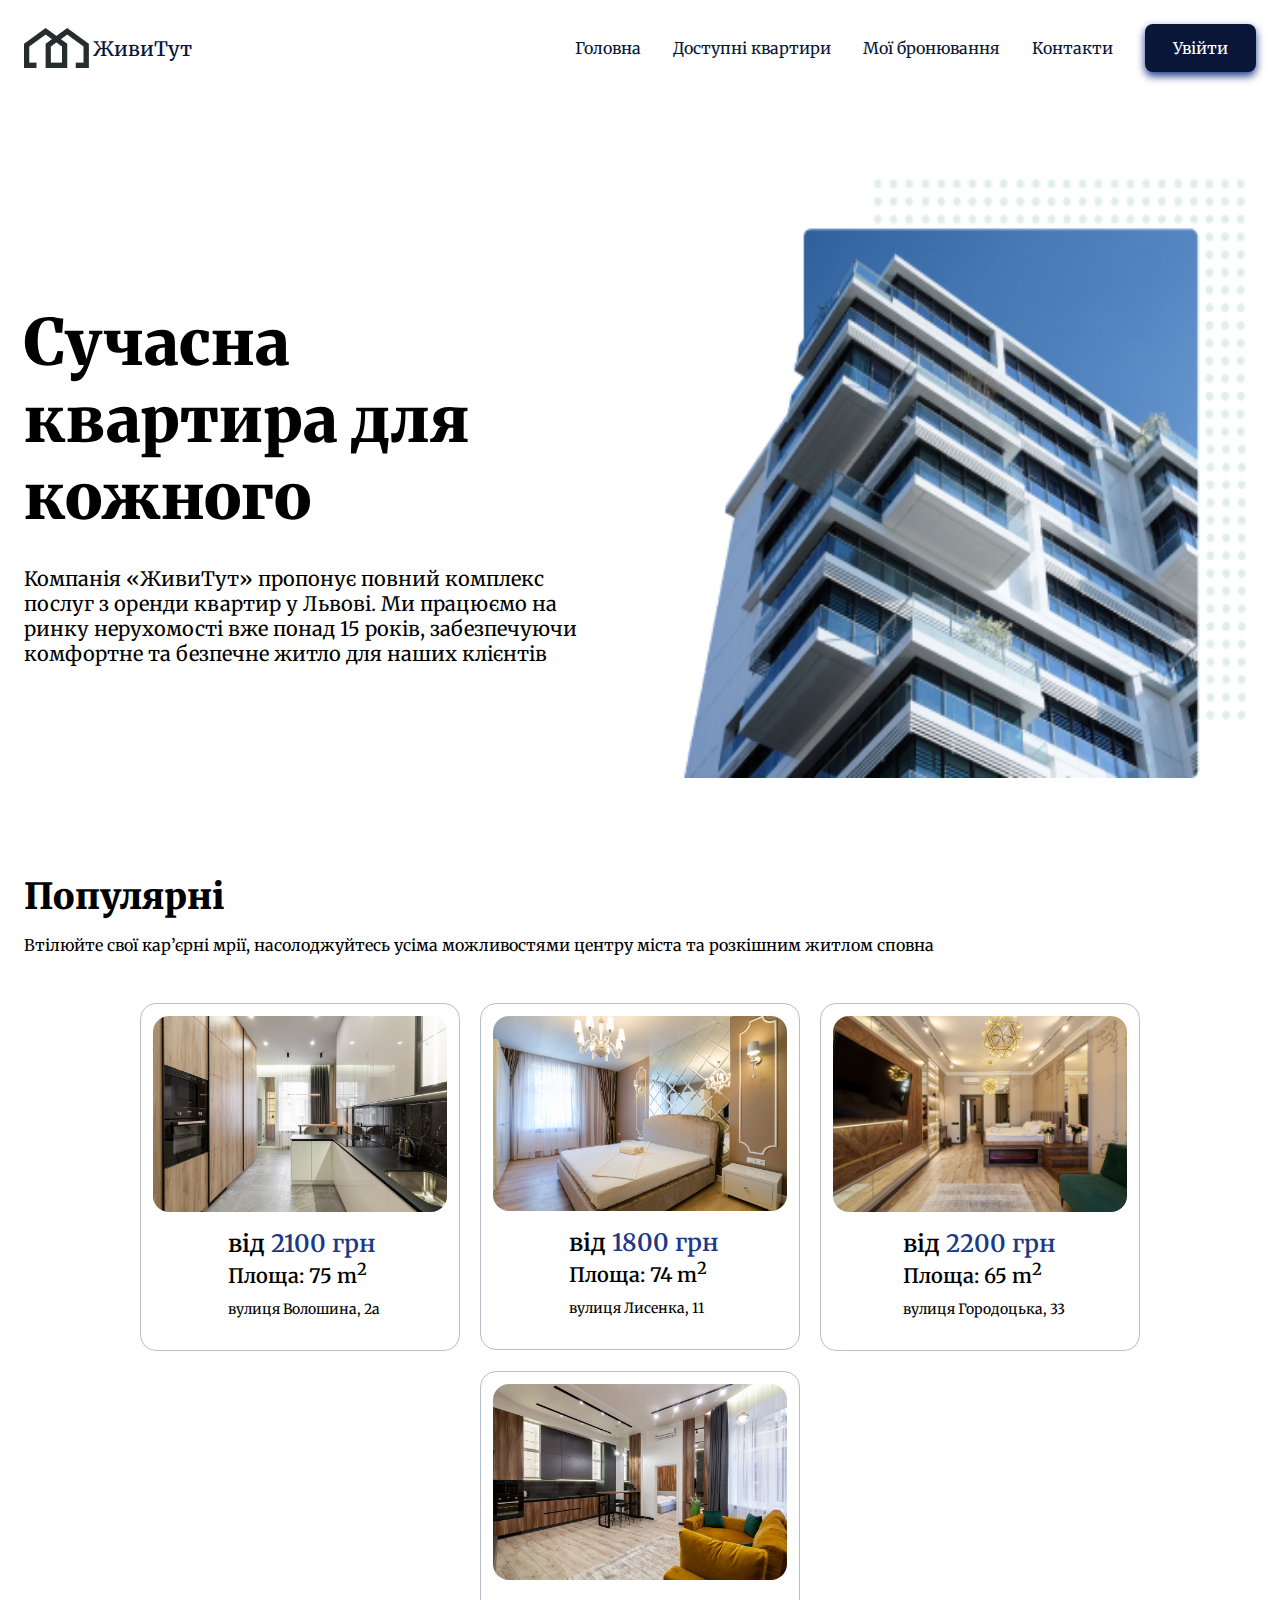
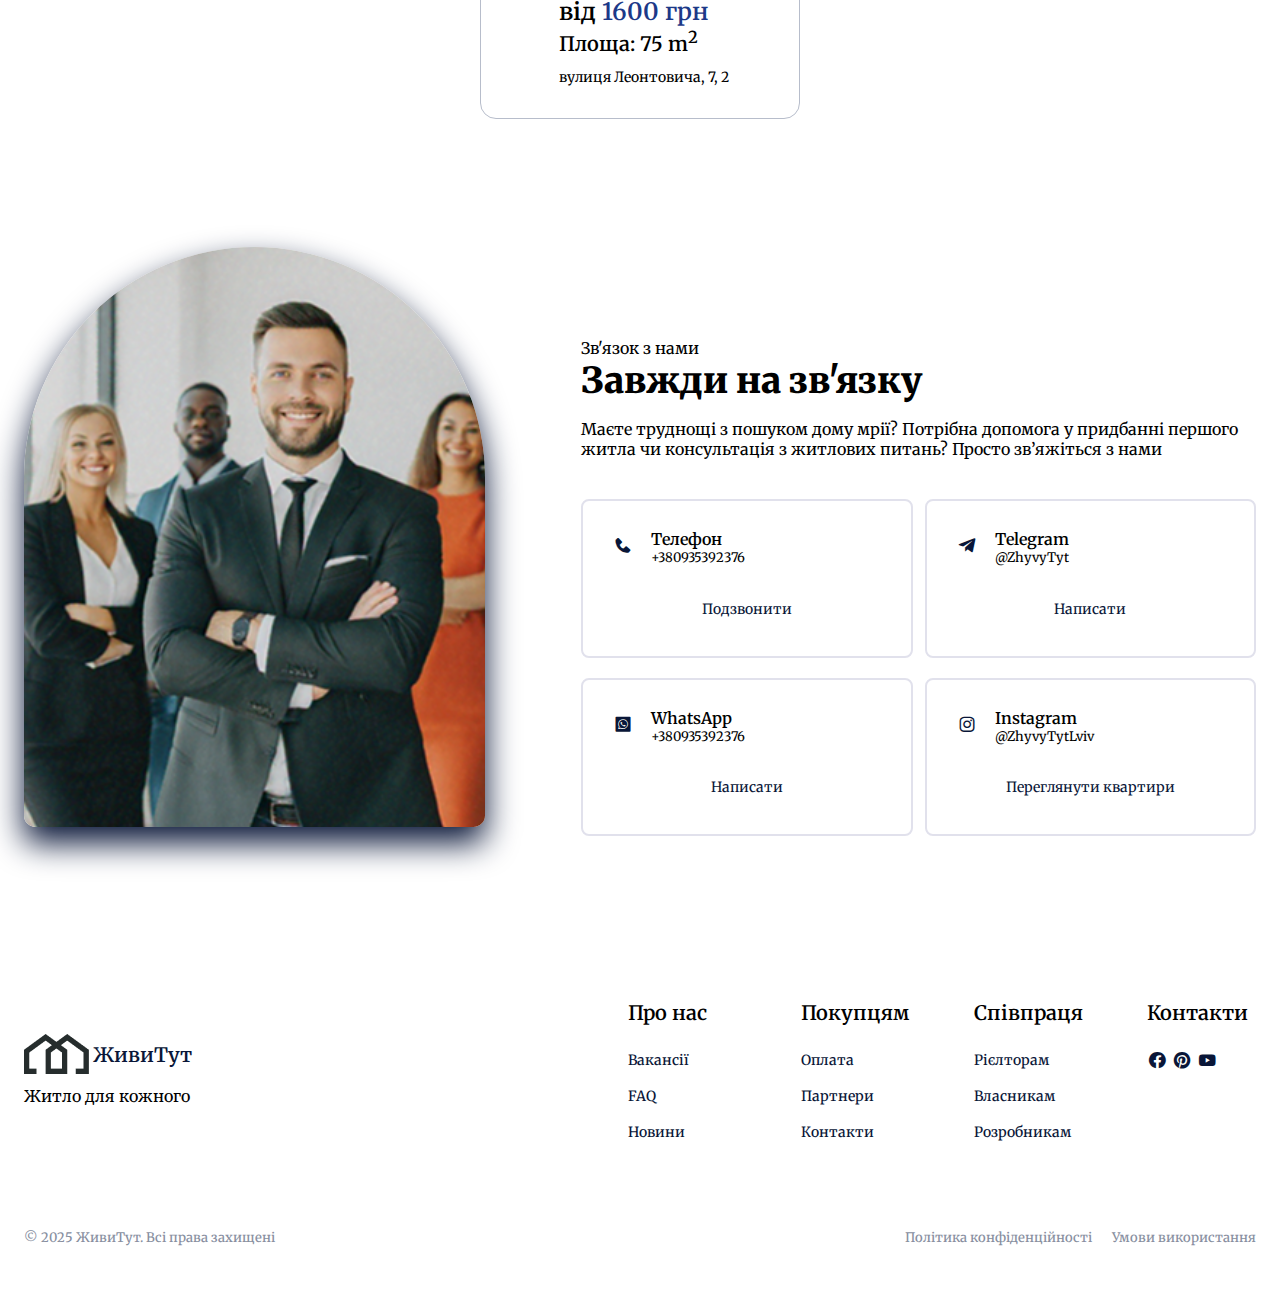
<file: index.html>
<!DOCTYPE html>
<html lang="ua">
<head>
    <meta charset="UTF-8">
    <meta name="viewport" content="width=device-width, initial-scale=1.0">
    <link rel="stylesheet" href="css/style.css">
    <link rel="icon"  href="images/Logo.png" type="images/x-icon">
    <link href='https://unpkg.com/boxicons@2.1.4/css/boxicons.min.css' rel='stylesheet'>
    <title>ЖивиТут</title>
</head>
<body>

    <header class="header" id="header">
        <nav class="nav container">
            <a href="index.html" class="nav__logo"><img src="images/Logo.png">ЖивиТут</a>
            <div class="nav__menu">
                <ul class="nav__list">
                    <li class="nav__item">
                        <a href="index.html" class="nav__link">
                            <i class='bx bx-home-alt-2' ></i>
                            <span>Головна</span>
                        </a>
                    </li>

                    <li class="nav__item">
                        <a href="available.html" class="nav__link">
                            <i class='bx bx-building-house' ></i>
                            <span>Доступні квартири</span>
                        </a>
                    </li>

                    <li class="nav__item">
                        <a href="booked.html" class="nav__link">
                            <i class='bx bx-bookmark'></i>
                            <span>Мої бронювання</span>
                        </a>
                    </li>

                    <li class="nav__item">
                        <a href="#contact" class="nav__link">
                            <i class='bx bx-phone' ></i>
                            <span>Контакти</span>
                        </a>
                    </li>
                </ul>
            </div>

            <a href="#" class="button nav__button">
                Увійти
            </a>
        </nav>
    </header>

    <main class="main">
        <section class="home section" id="home">
            <div class="home__container container grid">
                <div class="home__data">
                    <h1 class="home__title">
                        Сучасна квартира для кожного
                    </h1>
                    <p class="home__description">
                        Компанія «ЖивиТут» пропонує повний комплекс послуг з оренди квартир у Львові. Ми працюємо на ринку нерухомості вже понад 15 років, забезпечуючи комфортне та безпечне житло для наших клієнтів
                    </p>
                </div>
                <div class="home__image">
                    <img src="images/Home Image.png">
                </div>
            </div>
        </section>

        <section class="popular section" id="popular">
            <div class="container">
                <h2 class="section__title">Популярні</h2>
                <span class="section__subtitle">Втілюйте свої кар’єрні мрії, насолоджуйтесь усіма можливостями центру міста та розкішним житлом сповна</span>
                
                <div class="popular__container">
                    <a href="flat1.html" class="found__link">
                        <article class="popular__card">
                            <img src="images/flat1.jpg" class="popular__img">
                            <div class="popular__data">
                                <h2 class="popular__price">
                                    від <span>2100 грн</span>
                                </h2>
                                <h3 class="popular__title">
                                    Площа: 75 m<sup>2</sup>
                                </h3>
                                <p class="popular__description">
                                    вулиця Волошина, 2а
                                </p>
                            </div>
                        </article>
                    </a>

                    <a href="flat2.html" class="found__link">
                        <article class="popular__card">
                            <img src="images/flat2.jpg" class="popular__img">
                            <div class="popular__data">
                                <h2 class="popular__price">
                                    від <span>1800 грн</span>
                                </h2>
                                <h3 class="popular__title">
                                    Площа: 74 m<sup>2</sup>
                                </h3>
                                <p class="popular__description">
                                    вулиця Лисенка, 11
                                </p>
                            </div>
                        </article>
                    </a>

                    <a href="flat3.html" class="found__link">
                        <article class="popular__card">
                            <img src="images/flat3.jpg" class="popular__img">
                            <div class="popular__data">
                                <h2 class="popular__price">
                                    від <span>2200 грн</span>
                                </h2>
                                <h3 class="popular__title">
                                    Площа: 65 m<sup>2</sup>
                                </h3>
                                <p class="popular__description">
                                    вулиця Городоцька, 33
                                </p>
                            </div>
                        </article>
                    </a>

                    <a href="flat4.html" class="found__link">
                        <article class="popular__card">
                            <img src="images/flat4.jpg" class="popular__img">
                            <div class="popular__data">
                                <h2 class="popular__price">
                                    від <span>1600 грн</span>
                                </h2>
                                <h3 class="popular__title">
                                    Площа: 75 m<sup>2</sup>
                                </h3>
                                <p class="popular__description">
                                    вулиця Леонтовича, 7, 2
                                </p>
                            </div>
                        </article>
                    </a>
                </div>
            </div>
        </section>

        <section class="contact section" id="contact">
            <div class="contact__container container">
                <div class="contact__images">
                    <div class="contact__orbe">
                        <div class="contact__img">
                            <img src="images/team.png">
                        </div>
                    </div>    
                    <div class="contact__content">
                        <div class="contact__data">
                            <span class="section__subtitle">Зв'язок з нами</span>
                            <h2 class="section__title">
                                Завжди на зв'язку
                            </h2>
                            <p class="contact__description">
                                Маєте труднощі з пошуком дому мрії? Потрібна допомога у придбанні першого житла чи консультація з житлових питань? Просто зв’яжіться з нами
                            </p>
                        </div>
                        <div class="contact__card">
                            <div class="contact__card-box">
                                <div class="contact__card-info">
                                    <i class='bx bxs-phone' ></i>
                                    <div>
                                        <h3 class="contact__card-title">
                                            Телефон
                                        </h3>
                                        <p class="contact__card-description">
                                            +380935392376
                                        </p>
                                    </div>
                                </div>

                                <button class="button contact__card-button">
                                    Подзвонити
                                </button>
                            </div>
                            
                            <div class="contact__card-box">
                                <div class="contact__card-info">
                                    <i class='bx bxl-telegram' ></i>
                                    <div>
                                        <h3 class="contact__card-title">
                                            Telegram
                                        </h3>
                                        <p class="contact__card-description">
                                            @ZhyvyTyt
                                        </p>
                                    </div>
                                </div>

                                <button class="button contact__card-button">
                                    Написати
                                </button>
                            </div>

                            <div class="contact__card-box">
                                <div class="contact__card-info">
                                    <i class='bx bxl-whatsapp-square' ></i>
                                    <div>
                                        <h3 class="contact__card-title">
                                            WhatsApp
                                        </h3>
                                        <p class="contact__card-description">
                                            +380935392376
                                        </p>
                                    </div>
                                </div>

                                <button class="button contact__card-button">
                                    Написати
                                </button>
                            </div>

                            <div class="contact__card-box">
                                <div class="contact__card-info">
                                    <i class='bx bxl-instagram' ></i>
                                    <div>
                                        <h3 class="contact__card-title">
                                            Instagram
                                        </h3>
                                        <p class="contact__card-description">
                                            @ZhyvyTytLviv
                                        </p>
                                    </div>
                                </div>

                                <button class="button contact__card-button">
                                    Переглянути квартири
                                </button>
                            </div>
                        </div>
                    </div>
                </div>
            </div>
        </section>

    </main>

    <footer class="footer section">
        <div class="footer__container container grid">
            <div class="footer__head">
                <a href="index.html" class="footer__logo">
                    <img src="images/Logo.png">ЖивиТут
                </a>
                <p class="footer__description">
                    Житло для кожного
                </p>
            </div>

            <div class="footer__content">
                <div>
                    <h3 class="footer__title">
                        Про нас
                    </h3>

                    <ul class="footer__links">
                        <li>
                            <a href="info.html#vacancies" class="footer__link">Вакансії</a>
                        </li>
                        <li>
                            <a href="info.html#faq" class="footer__link">FAQ</a>
                        </li>
                        <li>
                            <a href="info.html#news" class="footer__link">Новини</a>
                        </li>
                    </ul>
                </div>

                <div>
                    <h3 class="footer__title">
                        Покупцям
                    </h3>

                    <ul class="footer__links">
                        <li>
                            <a href="info.html#payment" class="footer__link">Оплата</a>
                        </li>
                        <li>
                            <a href="info.html#partnership" class="footer__link">Партнери</a>
                        </li>
                        <li>
                            <a href="info.html#contacts" class="footer__link">Контакти</a>
                        </li>
                    </ul>
                </div>

                <div>
                    <h3 class="footer__title">
                        Співпраця
                    </h3>

                    <ul class="footer__links">
                        <li>
                            <a href="info.html#realtor" class="footer__link">Рієлторам</a>
                        </li>
                        <li>
                            <a href="info.html#owners" class="footer__link">Власникам</a>
                        </li>
                        <li>
                            <a href="info.html#developers" class="footer__link">Розробникам</a>
                        </li>
                    </ul>
                </div>

                <div>
                    <h3 class="footer__title">
                        Контакти
                    </h3>

                    <ul class="footer__socials">
                        <a href="https://www.facebook.com/" class="footer__social-link">
                            <i class='bx bxl-facebook-circle' ></i>
                        </a>
                        <a href="https://www.pinterest.com/" class="footer__social-link">
                            <i class='bx bxl-pinterest' ></i>
                        </a>
                        <a href="https://www.youtube.com/" class="footer__social-link">
                            <i class='bx bxl-youtube' ></i>
                        </a>
                    </ul>
                </div>
            </div>
        </div>

        <div class="footer__info container">
            <span class="footer__copy">
                &#169; 2025 ЖивиТут. Всі права захищені
            </span>

            <div class="footer__privacy">
                <a href="info.html#policy">Політика конфіденційності</a>
                <a href="info.html#terms">Умови використання</a>
            </div>
        </div>
    </footer>
</body>
</html>
</file>
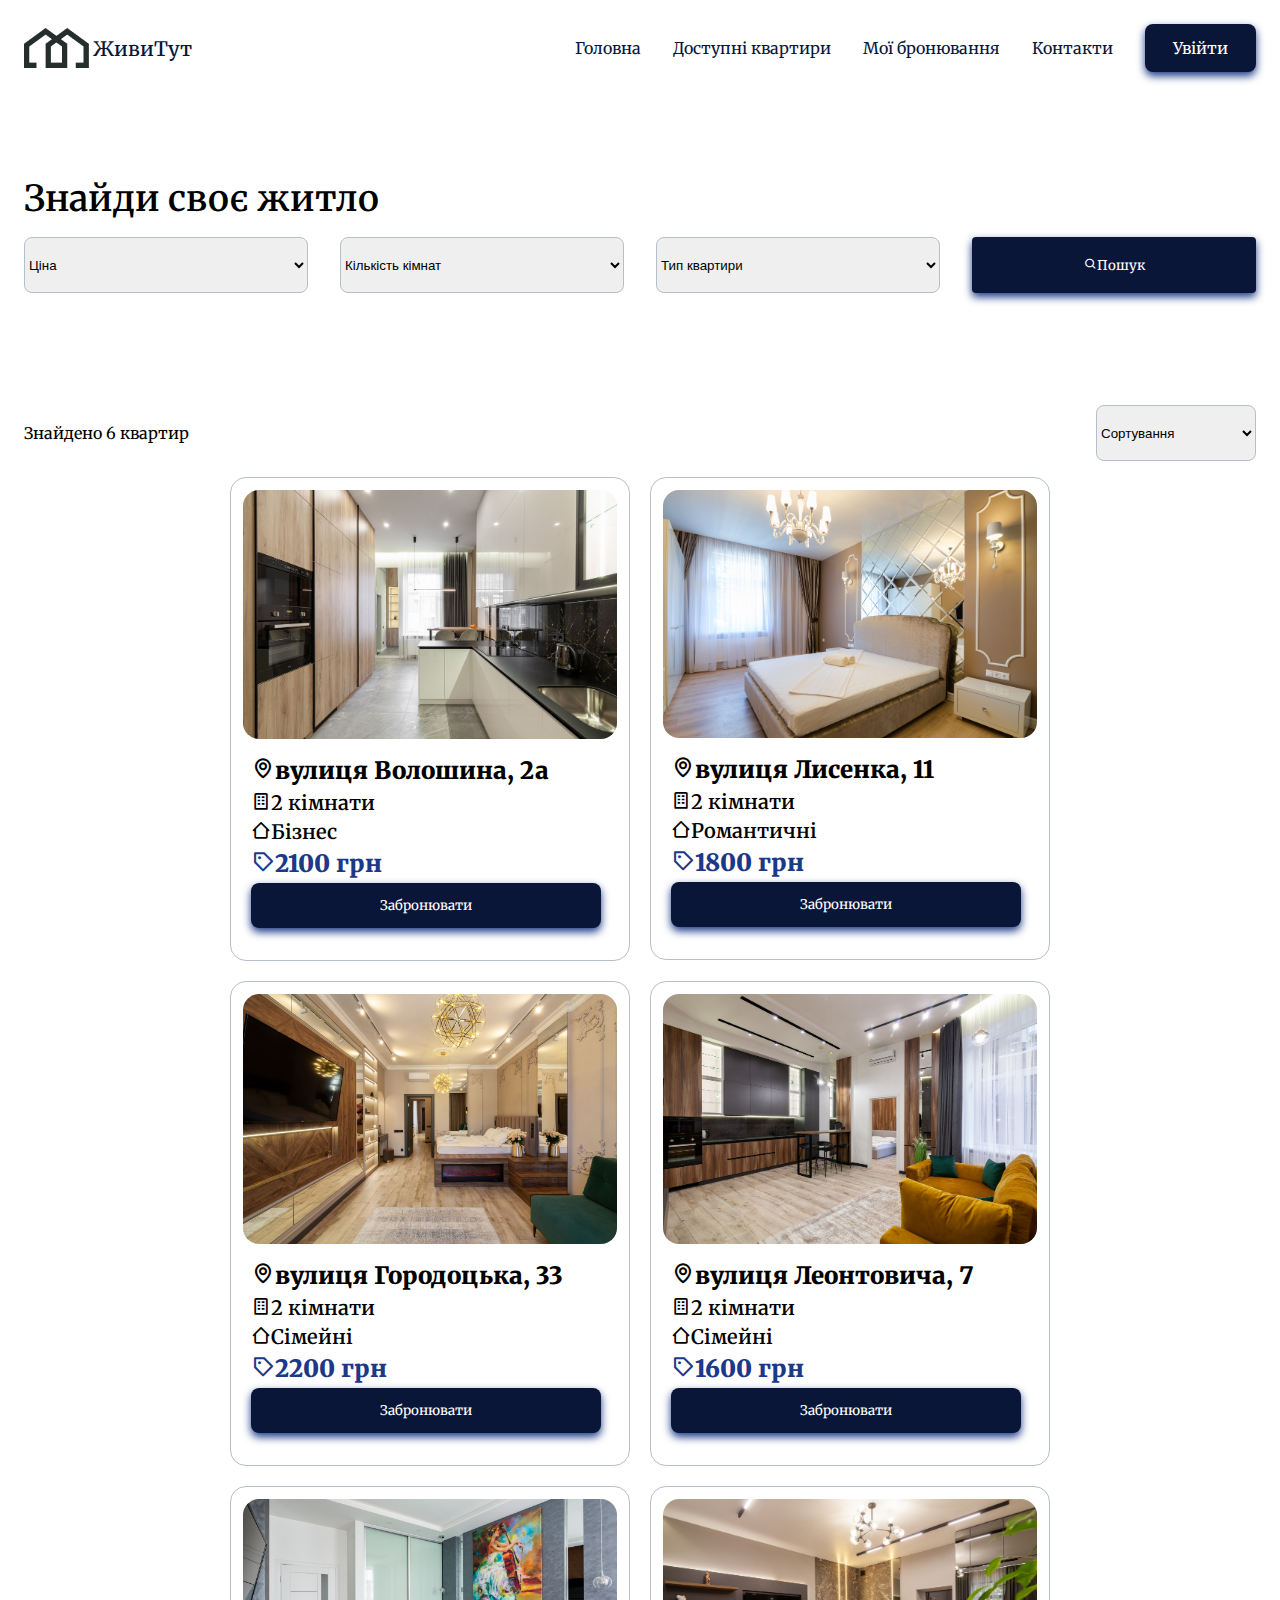
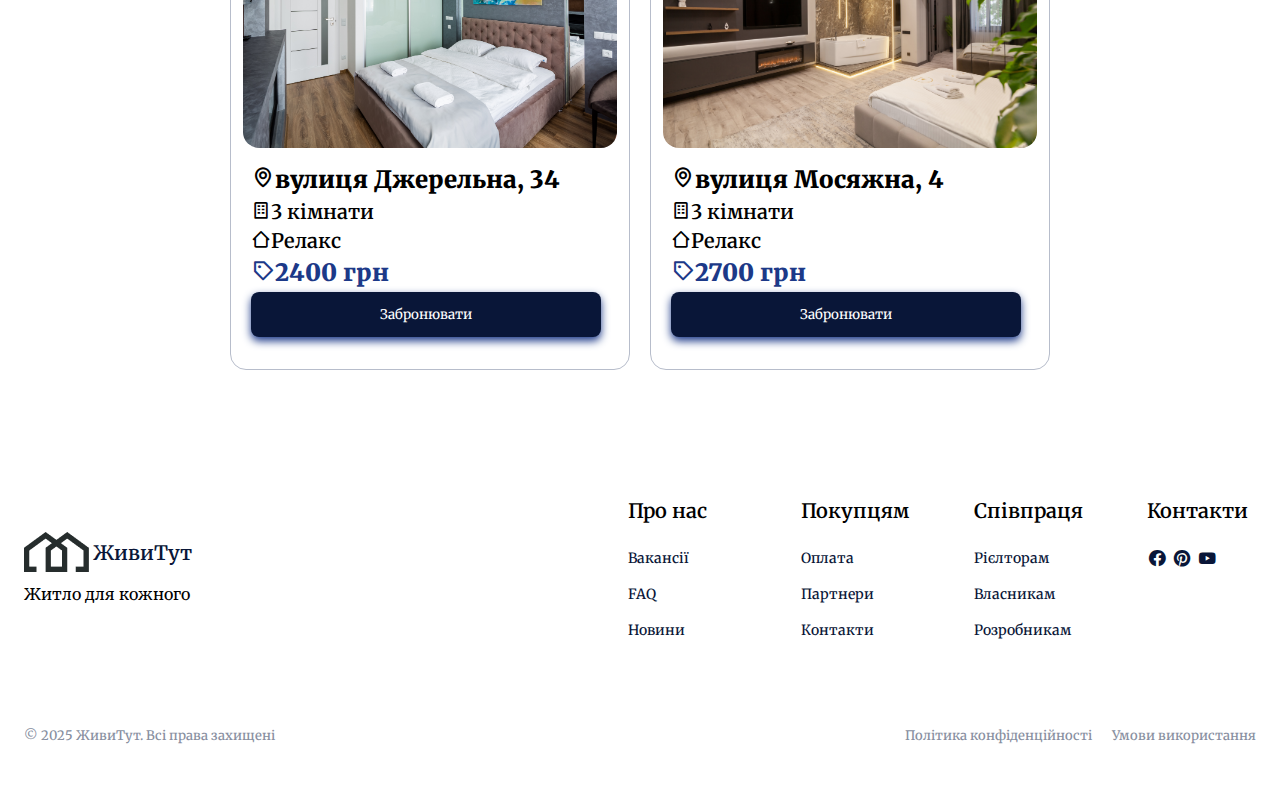
<file: available.html>
<!DOCTYPE html>
<html lang="ua">
<head>
    <meta charset="UTF-8">
    <meta name="viewport" content="width=device-width, initial-scale=1.0">
    <link rel="stylesheet" href="css/style.css">
    <link rel="icon"  href="images/Logo.png" type="images/x-icon">
    <link href='https://unpkg.com/boxicons@2.1.4/css/boxicons.min.css' rel='stylesheet'>
    <title>ЖивиТут</title>
</head>
<body>

    <header class="header" id="header">
        <nav class="nav container">
            <a href="index.html" class="nav__logo"><img src="images/Logo.png">ЖивиТут</a>
            <div class="nav__menu">
                <ul class="nav__list">
                    <li class="nav__item">
                        <a href="index.html" class="nav__link">
                            <i class='bx bx-home-alt-2' ></i>
                            <span>Головна</span>
                        </a>
                    </li>

                    <li class="nav__item">
                        <a href="available.html" class="nav__link">
                            <i class='bx bx-building-house' ></i>
                            <span>Доступні квартири</span>
                        </a>
                    </li>

                    <li class="nav__item">
                        <a href="booked.html" class="nav__link">
                            <i class='bx bx-bookmark'></i>
                            <span>Мої бронювання</span>
                        </a>
                    </li>

                    <li class="nav__item">
                        <a href="index.html#contact" class="nav__link">
                            <i class='bx bx-phone' ></i>
                            <span>Контакти</span>
                        </a>
                    </li>
                </ul>
            </div>

            <a href="#" class="button nav__button">
                Увійти
            </a>
        </nav>
    </header>

    <main class="main">
        <section class="search section" id="search">
            <div class="search__container container">
                <div class="search__title">
                    <h2>Знайди своє житло</h2>
                </div>
                <div class="select__container">
                    <select name="price" id="price" class="select">
                        <option value="">Ціна</option>
                        <option value="1">1000-2000</option>
                        <option value="2">2000-3000</option>
                        <option value="3">3000-4000</option>
                        <option value="4">4000-5000</option>
                    </select>
                    <select name="rooms" id="rooms" class="select">
                        <option value="">Кількість кімнат</option>
                        <option value="1">1</option>
                        <option value="2">2</option>
                        <option value="3">3</option>
                        <option value="4">4</option>
                    </select>
                    <select name="type" id="type" class="select">
                        <option value="">Тип квартири</option>
                        <option value="1">Сімейні</option>
                        <option value="2">Романтичні</option>
                        <option value="3">Бізнес</option>
                        <option value="4">Релакс</option>
                    </select>
                    <button class="button search__button">
                        <i class='bx bx-search' ></i>Пошук</button>
                </div>
            </div>
        </section>

        <section class="found section" id="found">
            <div class="results__container container">
                <div class="results__title">
                    <p>Знайдено 6 квартир</p>
                    <select name="sort" id="sort" class="select">
                        <option value="">Сортування</option>
                        <option value="1">За зростанням ціни</option>
                        <option value="2">За спаданням ціни</option>
                        <option value="3">За зростанням кімнат</option>
                        <option value="4">За спаданням кімнат</option>
                    </select>    
                </div>
                <div class="found__container">
                    <a href="flat1.html" class="found__link">
                        <article class="found__card">
                            <img src="images/flat1.jpg" class="found__img">
                            <div class="found__data">
                                <h2 class="found__title">
                                    <i class='bx bx-map' ></i>вулиця Волошина, 2а
                                </h2>
                                <h2 class="found__rooms">
                                    <i class='bx bx-building' ></i>2 кімнати
                                </h2>
                                <h2 class="found__type">
                                    <i class='bx bx-home-alt-2' ></i>Бізнес
                                </h2>
                                <h2 class="found__price">
                                    <i class='bx bx-purchase-tag' ></i>2100 грн
                                </h2>
                                <button class="button found__button">Забронювати</button>
                            </div>
                        </article>
                    </a>

                    <a href="flat2.html" class="found__link">
                        <article class="found__card">
                            <img src="images/flat2.jpg" class="found__img">
                            <div class="found__data">
                                <h2 class="found__title">
                                    <i class='bx bx-map' ></i>вулиця Лисенка, 11
                                </h2>
                                <h2 class="found__rooms">
                                    <i class='bx bx-building' ></i>2 кімнати
                                </h2>
                                <h2 class="found__type">
                                    <i class='bx bx-home-alt-2' ></i>Романтичні
                                </h2>
                                <h2 class="found__price">
                                    <i class='bx bx-purchase-tag' ></i>1800 грн
                                </h2>
                                <button class="button found__button">Забронювати</button>
                            </div>
                        </article>
                    </a>

                    <a href="flat3.html" class="found__link">
                        <article class="found__card">
                            <img src="images/flat3.jpg" class="found__img">
                            <div class="found__data">
                                <h2 class="found__title">
                                    <i class='bx bx-map' ></i>вулиця Городоцька, 33
                                </h2>
                                <h2 class="found__rooms">
                                    <i class='bx bx-building' ></i>2 кімнати
                                </h2>
                                <h2 class="found__type">
                                    <i class='bx bx-home-alt-2' ></i>Сімейні
                                </h2>
                                <h2 class="found__price">
                                    <i class='bx bx-purchase-tag' ></i>2200 грн
                                </h2>
                                <button class="button found__button">Забронювати</button>
                            </div>
                        </article>
                    </a>

                    <a href="flat4.html" class="found__link">
                        <article class="found__card">
                            <img src="images/flat4.jpg" class="found__img">
                            <div class="found__data">
                                <h2 class="found__title">
                                    <i class='bx bx-map' ></i>вулиця Леонтовича, 7
                                </h2>
                                <h2 class="found__rooms">
                                    <i class='bx bx-building' ></i>2 кімнати
                                </h2>
                                <h2 class="found__type">
                                    <i class='bx bx-home-alt-2' ></i>Сімейні
                                </h2>
                                <h2 class="found__price">
                                    <i class='bx bx-purchase-tag' ></i>1600 грн
                                </h2>
                                <button class="button found__button">Забронювати</button>
                            </div>
                        </article>
                    </a>

                    <a href="flat5.html" class="found__link">
                        <article class="found__card">
                            <img src="images/flat5.jpg" class="found__img">
                            <div class="found__data">
                                <h2 class="found__title">
                                    <i class='bx bx-map' ></i>вулиця Джерельна, 34
                                </h2>
                                <h2 class="found__rooms">
                                    <i class='bx bx-building' ></i>3 кімнати
                                </h2>
                                <h2 class="found__type">
                                    <i class='bx bx-home-alt-2' ></i>Релакс
                                </h2>
                                <h2 class="found__price">
                                    <i class='bx bx-purchase-tag' ></i>2400 грн
                                </h2>
                                <button class="button found__button">Забронювати</button>
                            </div>
                        </article>
                    </a>

                    <a href="flat6.html" class="found__link">
                        <article class="found__card">
                            <img src="images/flat6.jpg" class="found__img">
                            <div class="found__data">
                                <h2 class="found__title">
                                    <i class='bx bx-map' ></i>вулиця Мосяжна, 4
                                </h2>
                                <h2 class="found__rooms">
                                    <i class='bx bx-building' ></i>3 кімнати
                                </h2>
                                <h2 class="found__type">
                                    <i class='bx bx-home-alt-2' ></i>Релакс
                                </h2>
                                <h2 class="found__price">
                                    <i class='bx bx-purchase-tag' ></i>2700 грн
                                </h2>
                                <button class="button found__button">Забронювати</button>
                            </div>
                        </article>
                    </a>
                </div>
            </div>
        </section>
    </main>

    <footer class="footer section">
        <div class="footer__container container grid">
            <div class="footer__head">
                <a href="index.html" class="footer__logo">
                    <img src="images/Logo.png">ЖивиТут
                </a>
                <p class="footer__description">
                    Житло для кожного
                </p>
            </div>

            <div class="footer__content">
                <div>
                    <h3 class="footer__title">
                        Про нас
                    </h3>

                    <ul class="footer__links">
                        <li>
                            <a href="info.html#vacancies" class="footer__link">Вакансії</a>
                        </li>
                        <li>
                            <a href="info.html#faq" class="footer__link">FAQ</a>
                        </li>
                        <li>
                            <a href="info.html#news" class="footer__link">Новини</a>
                        </li>
                    </ul>
                </div>

                <div>
                    <h3 class="footer__title">
                        Покупцям
                    </h3>

                    <ul class="footer__links">
                        <li>
                            <a href="info.html#payment" class="footer__link">Оплата</a>
                        </li>
                        <li>
                            <a href="info.html#partnership" class="footer__link">Партнери</a>
                        </li>
                        <li>
                            <a href="info.html#contacts" class="footer__link">Контакти</a>
                        </li>
                    </ul>
                </div>

                <div>
                    <h3 class="footer__title">
                        Співпраця
                    </h3>

                    <ul class="footer__links">
                        <li>
                            <a href="info.html#realtor" class="footer__link">Рієлторам</a>
                        </li>
                        <li>
                            <a href="info.html#owners" class="footer__link">Власникам</a>
                        </li>
                        <li>
                            <a href="info.html#developers" class="footer__link">Розробникам</a>
                        </li>
                    </ul>
                </div>

                <div>
                    <h3 class="footer__title">
                        Контакти
                    </h3>

                    <ul class="footer__socials">
                        <a href="https://www.facebook.com/" class="footer__social-link">
                            <i class='bx bxl-facebook-circle' ></i>
                        </a>
                        <a href="https://www.pinterest.com/" class="footer__social-link">
                            <i class='bx bxl-pinterest' ></i>
                        </a>
                        <a href="https://www.youtube.com/" class="footer__social-link">
                            <i class='bx bxl-youtube' ></i>
                        </a>
                    </ul>
                </div>
            </div>
        </div>

        <div class="footer__info container">
            <span class="footer__copy">
                &#169; 2025 ЖивиТут. Всі права захищені
            </span>

            <div class="footer__privacy">
                <a href="info.html#policy">Політика конфіденційності</a>
                <a href="info.html#terms">Умови використання</a>
            </div>
        </div>
    </footer>
</body>
</html>
</file>
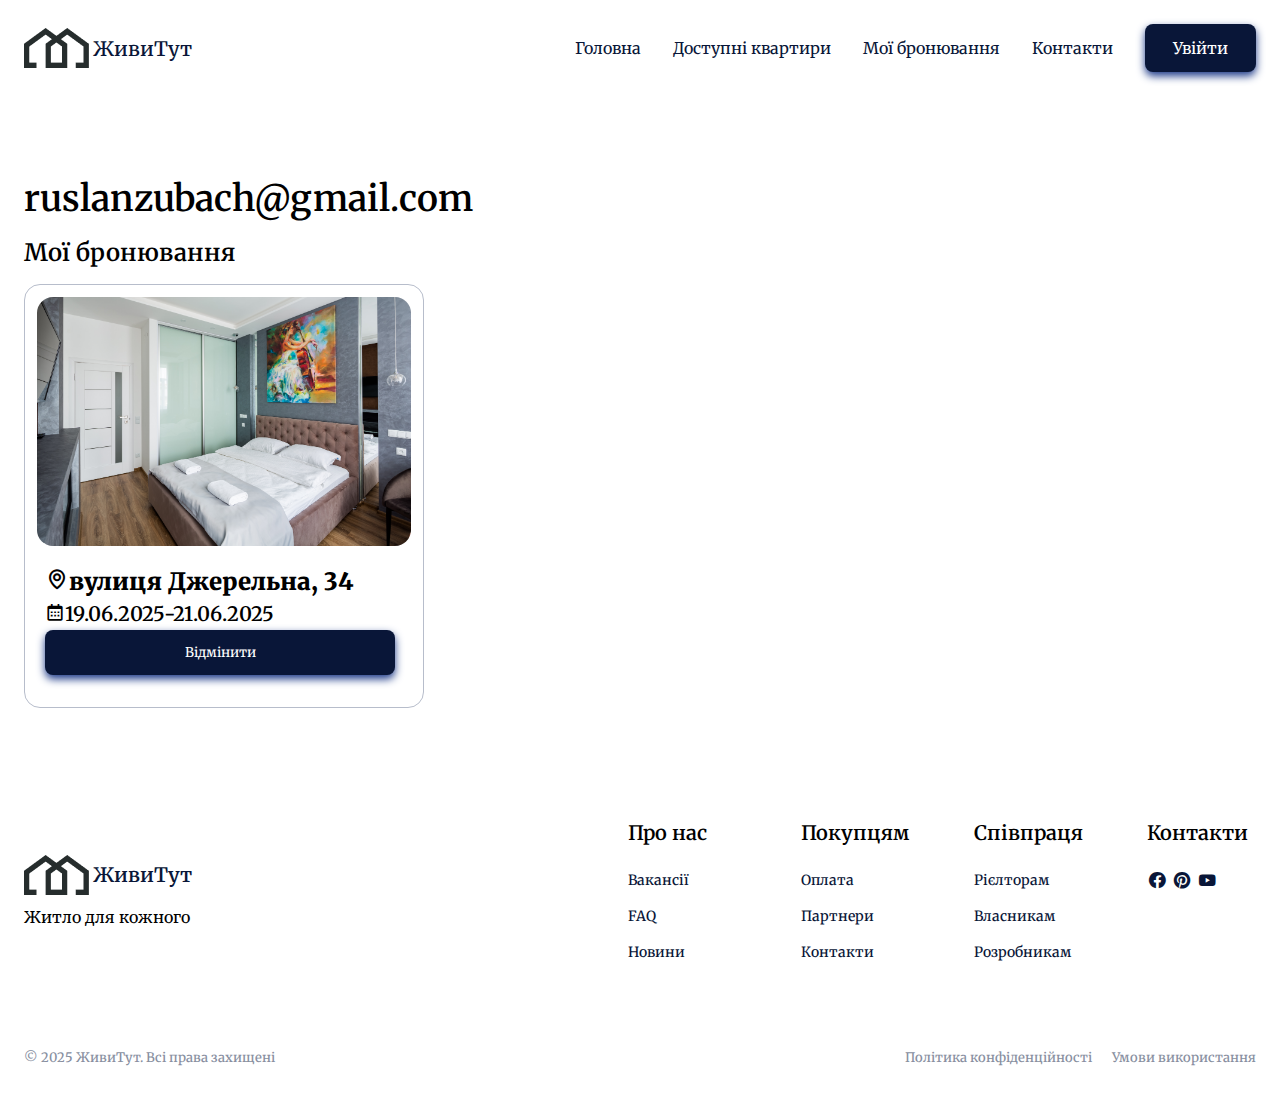
<file: booked.html>
<!DOCTYPE html>
<html lang="ua">
<head>
    <meta charset="UTF-8">
    <meta name="viewport" content="width=device-width, initial-scale=1.0">
    <link rel="stylesheet" href="css/style.css">
    <link rel="icon"  href="images/Logo.png" type="images/x-icon">
    <link href='https://unpkg.com/boxicons@2.1.4/css/boxicons.min.css' rel='stylesheet'>
    <title>ЖивиТут</title>
</head>
<body>

    <header class="header" id="header">
        <nav class="nav container">
            <a href="index.html" class="nav__logo"><img src="images/Logo.png">ЖивиТут</a>
            <div class="nav__menu">
                <ul class="nav__list">
                    <li class="nav__item">
                        <a href="index.html" class="nav__link">
                            <i class='bx bx-home-alt-2' ></i>
                            <span>Головна</span>
                        </a>
                    </li>

                    <li class="nav__item">
                        <a href="available.html" class="nav__link">
                            <i class='bx bx-building-house' ></i>
                            <span>Доступні квартири</span>
                        </a>
                    </li>

                    <li class="nav__item">
                        <a href="booked.html" class="nav__link">
                            <i class='bx bx-bookmark'></i>
                            <span>Мої бронювання</span>
                        </a>
                    </li>

                    <li class="nav__item">
                        <a href="index.html#contact" class="nav__link">
                            <i class='bx bx-phone' ></i>
                            <span>Контакти</span>
                        </a>
                    </li>
                </ul>
            </div>

            <a href="#" class="button nav__button">
                Увійти
            </a>
        </nav>
    </header>

    <main class="main">
        <section class="booked section" id="booked">
           <div class="booked__container container">
                <div class="booked__info">
                    <h1 class="user__email">ruslanzubach@gmail.com</h1>
                    <h2 class="booked__title">Мої бронювання</h2>
                </div>
                <div class="booked__apartments">
                <div class="booked__card">
                    <a href="flat5.html" class="booked__link">
                        <img src="images/flat5.jpg" class="booked__img">
                        <div class="booked__data">
                            <h2 class="booked__location">
                                <i class='bx bx-map' ></i>вулиця Джерельна, 34
                            </h2>
                            <h2 class="booked__date">
                                <i class='bx bx-calendar' ></i>19.06.2025-21.06.2025
                            </h2>
                            <button class="button cancel__button">Відмінити</button>
                        </div>
                    </a>
                </div>
           </div>
        </section>
    </main>

    <footer class="footer section">
        <div class="footer__container container grid">
            <div class="footer__head">
                <a href="index.html" class="footer__logo">
                    <img src="images/Logo.png">ЖивиТут
                </a>
                <p class="footer__description">
                    Житло для кожного
                </p>
            </div>

            <div class="footer__content">
                <div>
                    <h3 class="footer__title">
                        Про нас
                    </h3>

                    <ul class="footer__links">
                        <li>
                            <a href="info.html#vacancies" class="footer__link">Вакансії</a>
                        </li>
                        <li>
                            <a href="info.html#faq" class="footer__link">FAQ</a>
                        </li>
                        <li>
                            <a href="info.html#news" class="footer__link">Новини</a>
                        </li>
                    </ul>
                </div>

                <div>
                    <h3 class="footer__title">
                        Покупцям
                    </h3>

                    <ul class="footer__links">
                        <li>
                            <a href="info.html#payment" class="footer__link">Оплата</a>
                        </li>
                        <li>
                            <a href="info.html#partnership" class="footer__link">Партнери</a>
                        </li>
                        <li>
                            <a href="info.html#contacts" class="footer__link">Контакти</a>
                        </li>
                    </ul>
                </div>

                <div>
                    <h3 class="footer__title">
                        Співпраця
                    </h3>

                    <ul class="footer__links">
                        <li>
                            <a href="info.html#realtor" class="footer__link">Рієлторам</a>
                        </li>
                        <li>
                            <a href="info.html#owners" class="footer__link">Власникам</a>
                        </li>
                        <li>
                            <a href="info.html#developers" class="footer__link">Розробникам</a>
                        </li>
                    </ul>
                </div>

                <div>
                    <h3 class="footer__title">
                        Контакти
                    </h3>

                    <ul class="footer__socials">
                        <a href="https://www.facebook.com/" class="footer__social-link">
                            <i class='bx bxl-facebook-circle' ></i>
                        </a>
                        <a href="https://www.pinterest.com/" class="footer__social-link">
                            <i class='bx bxl-pinterest' ></i>
                        </a>
                        <a href="https://www.youtube.com/" class="footer__social-link">
                            <i class='bx bxl-youtube' ></i>
                        </a>
                    </ul>
                </div>
            </div>
        </div>

        <div class="footer__info container">
            <span class="footer__copy">
                &#169; 2025 ЖивиТут. Всі права захищені
            </span>

            <div class="footer__privacy">
                <a href="info.html#policy">Політика конфіденційності</a>
                <a href="info.html#terms">Умови використання</a>
            </div>
        </div>
    </footer>
</body>
</html>
</file>
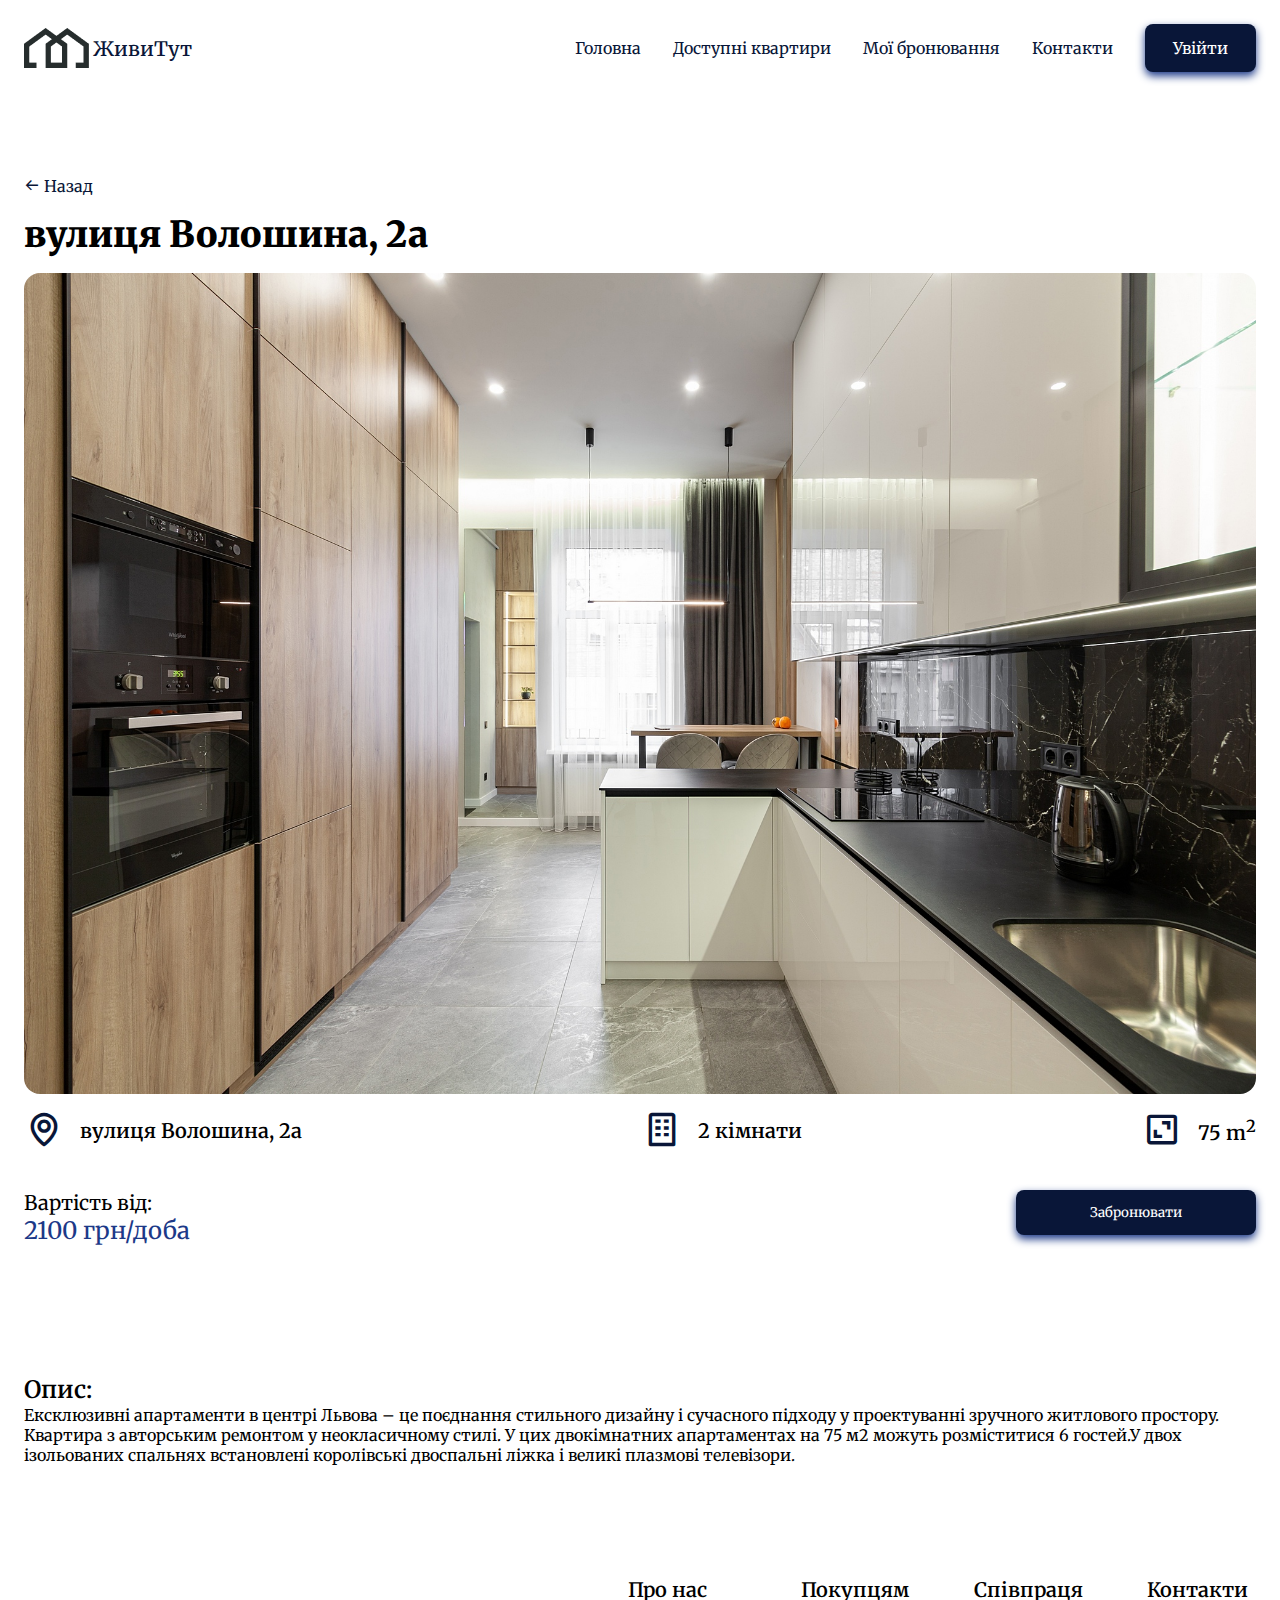
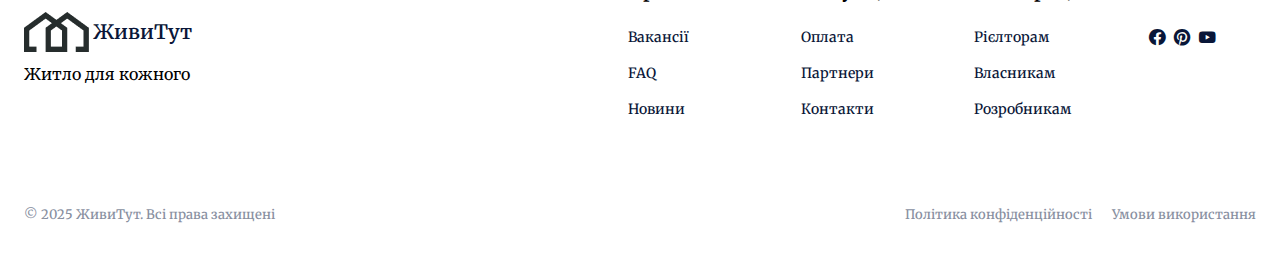
<file: flat1.html>
<!DOCTYPE html>
<html lang="ua">
<head>
    <meta charset="UTF-8">
    <meta name="viewport" content="width=device-width, initial-scale=1.0">
    <link rel="stylesheet" href="css/style.css">
    <link rel="icon"  href="images/Logo.png" type="images/x-icon">
    <link href='https://unpkg.com/boxicons@2.1.4/css/boxicons.min.css' rel='stylesheet'>
    <title>ЖивиТут</title>
</head>
<body>

    <header class="header" id="header">
        <nav class="nav container">
            <a href="index.html" class="nav__logo"><img src="images/Logo.png">ЖивиТут</a>
            <div class="nav__menu">
                <ul class="nav__list">
                    <li class="nav__item">
                        <a href="index.html" class="nav__link">
                            <i class='bx bx-home-alt-2' ></i>
                            <span>Головна</span>
                        </a>
                    </li>

                    <li class="nav__item">
                        <a href="available.html" class="nav__link">
                            <i class='bx bx-building-house' ></i>
                            <span>Доступні квартири</span>
                        </a>
                    </li>

                    <li class="nav__item">
                        <a href="booked.html" class="nav__link">
                            <i class='bx bx-bookmark'></i>
                            <span>Мої бронювання</span>
                        </a>
                    </li>

                    <li class="nav__item">
                        <a href="index.html#contact" class="nav__link">
                            <i class='bx bx-phone' ></i>
                            <span>Контакти</span>
                        </a>
                    </li>
                </ul>
            </div>

            <a href="#" class="button nav__button">
                Увійти
            </a>
        </nav>
    </header>

    <main class="main">
        <section class="general section" id="general">
           <div class="general__container container">
                <div class="back__container">
                    <a href="available.html" class="back__link">
                        <i class='bx bx-arrow-back' ></i>
                        <span>Назад</span>
                    </a>
                </div>
                <div class="title__conatiner">
                    <h1 class="general__title">вулиця Волошина, 2а</h1>
                </div>
                <div class="image__container">
                    <img src="images/flat1.jpg" alt="flat" class="general__image">
                </div>
                <div class="info__container">
                    <div class="info__item">
                        <i class='bx bx-map' ></i>
                        <span>вулиця Волошина, 2а</span>
                    </div>
                    <div class="info__item">
                        <i class='bx bx-building' ></i>
                        <span>2 кімнати</span>
                    </div>
                    <div class="info__item">
                        <i class='bx bx-area' ></i>
                        <span>75 m<sup>2</sup></span>
                    </div>
                </div>
                <div class="rent__container">
                    <div class="rent__price">
                        <p class="rent__price-title">Вартість від:</p>
                        <span class="rent__price-value">2100 грн/доба</span>
                    </div>
                    <div class="rent__button-container">
                        <button class="button rent__button">Забронювати</button>
                    </div>    
                </div>
           </div>
        </section>

        <section class="description section" id="description">
            <div class="description__container container">
                <div class="description__title">
                    <h2 class="description__title-text">Опис:</h2>
                </div>
                <div class="description__text">
                    <p class="description__text-item">Ексклюзивні апартаменти в центрі Львова – це поєднання стильного дизайну і сучасного підходу у проектуванні зручного житлового простору. Квартира з авторським ремонтом у неокласичному стилі. У цих двокімнатних апартаментах на 75 м2 можуть розміститися 6 гостей.У двох ізольованих спальнях встановлені королівські двоспальні ліжка і великі плазмові телевізори.</p>
                </div>
            </div>
        </section>
    </main>

    <footer class="footer section">
        <div class="footer__container container grid">
            <div class="footer__head">
                <a href="index.html" class="footer__logo">
                    <img src="images/Logo.png">ЖивиТут
                </a>
                <p class="footer__description">
                    Житло для кожного
                </p>
            </div>

            <div class="footer__content">
                <div>
                    <h3 class="footer__title">
                        Про нас
                    </h3>

                    <ul class="footer__links">
                        <li>
                            <a href="info.html#vacancies" class="footer__link">Вакансії</a>
                        </li>
                        <li>
                            <a href="info.html#faq" class="footer__link">FAQ</a>
                        </li>
                        <li>
                            <a href="info.html#news" class="footer__link">Новини</a>
                        </li>
                    </ul>
                </div>

                <div>
                    <h3 class="footer__title">
                        Покупцям
                    </h3>

                    <ul class="footer__links">
                        <li>
                            <a href="info.html#payment" class="footer__link">Оплата</a>
                        </li>
                        <li>
                            <a href="info.html#partnership" class="footer__link">Партнери</a>
                        </li>
                        <li>
                            <a href="info.html#contacts" class="footer__link">Контакти</a>
                        </li>
                    </ul>
                </div>

                <div>
                    <h3 class="footer__title">
                        Співпраця
                    </h3>

                    <ul class="footer__links">
                        <li>
                            <a href="info.html#realtor" class="footer__link">Рієлторам</a>
                        </li>
                        <li>
                            <a href="info.html#owners" class="footer__link">Власникам</a>
                        </li>
                        <li>
                            <a href="info.html#developers" class="footer__link">Розробникам</a>
                        </li>
                    </ul>
                </div>

                <div>
                    <h3 class="footer__title">
                        Контакти
                    </h3>

                    <ul class="footer__socials">
                        <a href="https://www.facebook.com/" class="footer__social-link">
                            <i class='bx bxl-facebook-circle' ></i>
                        </a>
                        <a href="https://www.pinterest.com/" class="footer__social-link">
                            <i class='bx bxl-pinterest' ></i>
                        </a>
                        <a href="https://www.youtube.com/" class="footer__social-link">
                            <i class='bx bxl-youtube' ></i>
                        </a>
                    </ul>
                </div>
            </div>
        </div>

        <div class="footer__info container">
            <span class="footer__copy">
                &#169; 2025 ЖивиТут. Всі права захищені
            </span>

            <div class="footer__privacy">
                <a href="info.html#policy">Політика конфіденційності</a>
                <a href="info.html#terms">Умови використання</a>
            </div>
        </div>
    </footer>
</body>
</html>
</file>
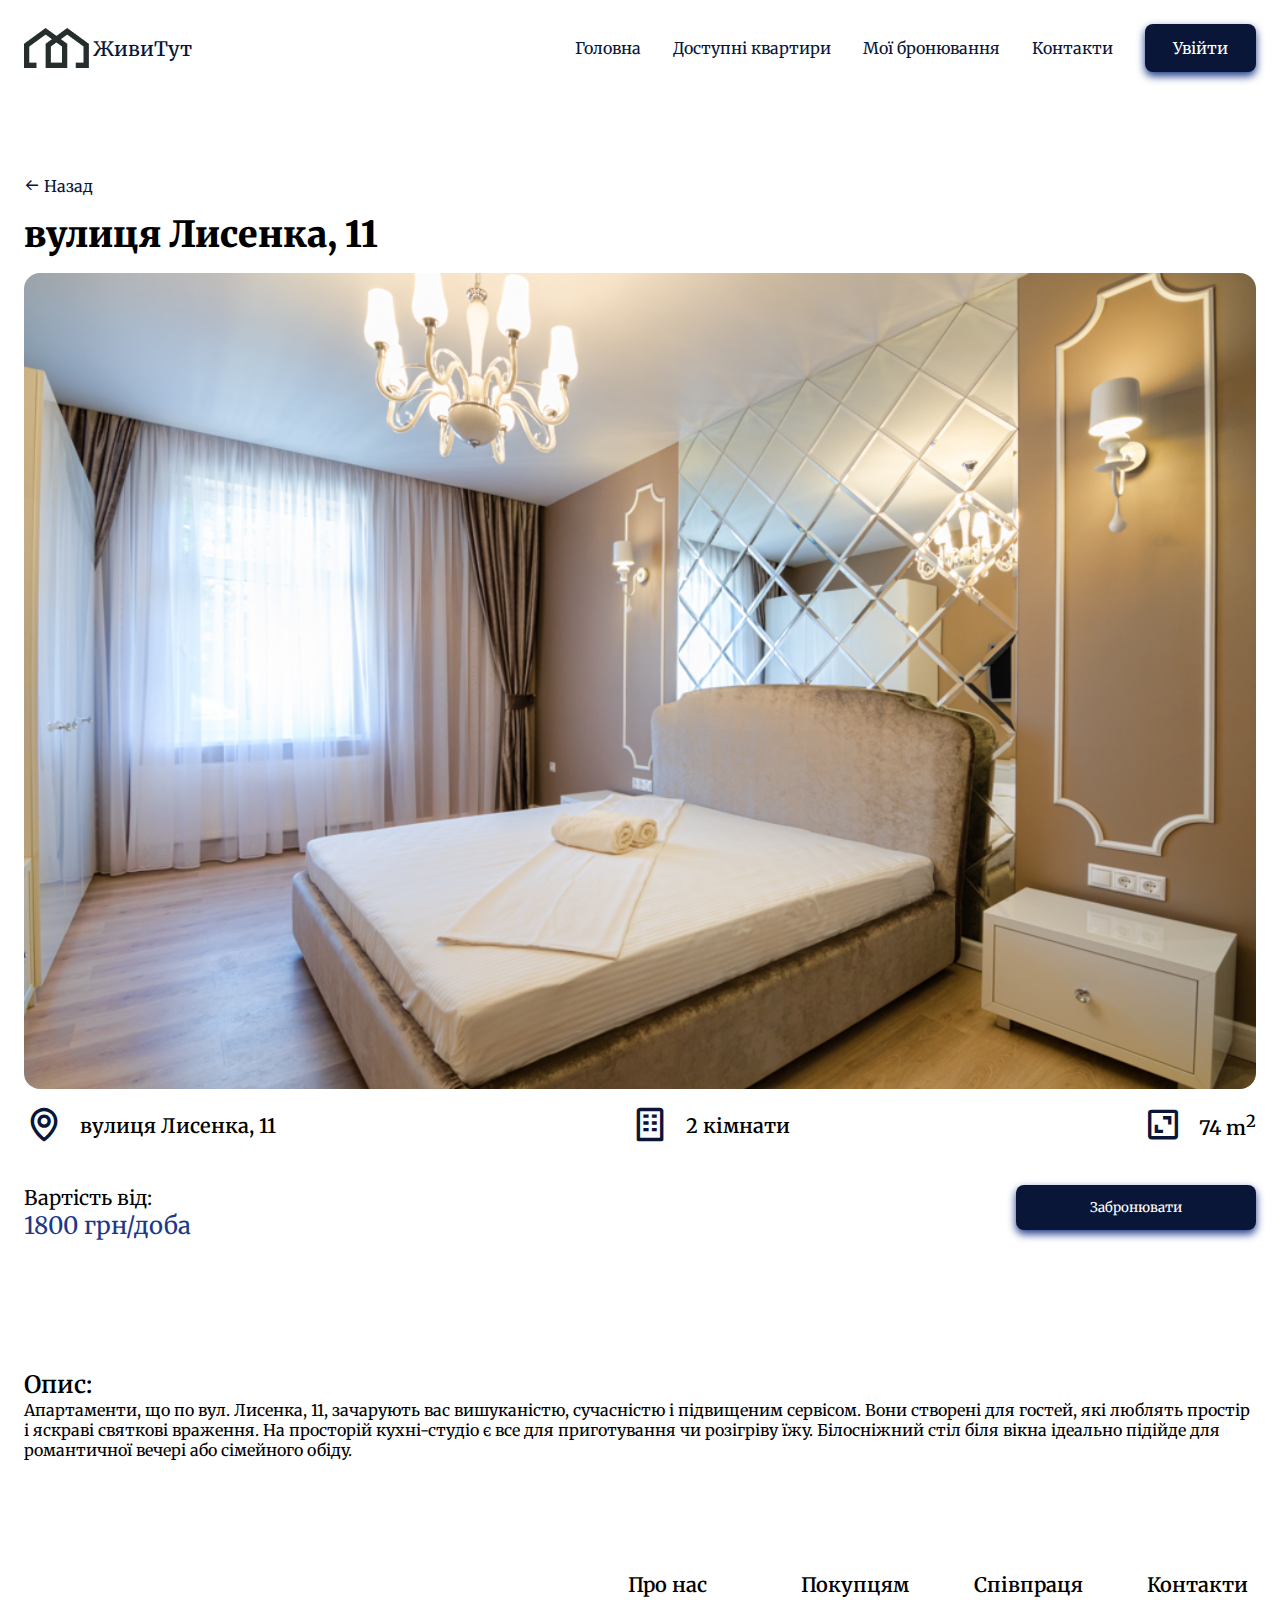
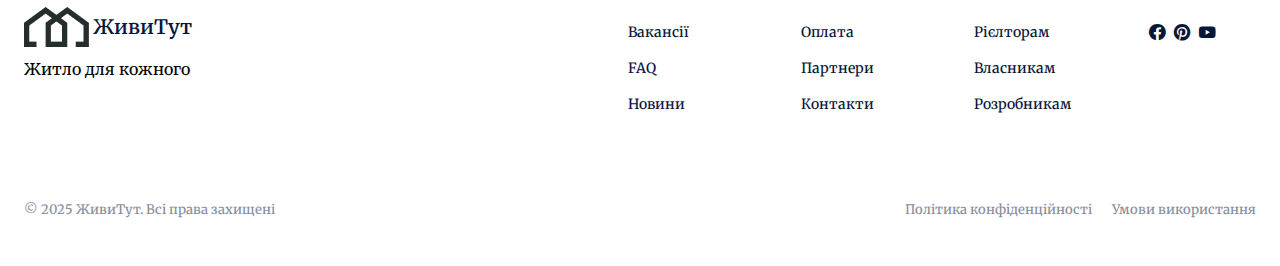
<file: flat2.html>
<!DOCTYPE html>
<html lang="ua">
<head>
    <meta charset="UTF-8">
    <meta name="viewport" content="width=device-width, initial-scale=1.0">
    <link rel="stylesheet" href="css/style.css">
    <link rel="icon"  href="images/Logo.png" type="images/x-icon">
    <link href='https://unpkg.com/boxicons@2.1.4/css/boxicons.min.css' rel='stylesheet'>
    <title>ЖивиТут</title>
</head>
<body>

    <header class="header" id="header">
        <nav class="nav container">
            <a href="index.html" class="nav__logo"><img src="images/Logo.png">ЖивиТут</a>
            <div class="nav__menu">
                <ul class="nav__list">
                    <li class="nav__item">
                        <a href="index.html" class="nav__link">
                            <i class='bx bx-home-alt-2' ></i>
                            <span>Головна</span>
                        </a>
                    </li>

                    <li class="nav__item">
                        <a href="available.html" class="nav__link">
                            <i class='bx bx-building-house' ></i>
                            <span>Доступні квартири</span>
                        </a>
                    </li>

                    <li class="nav__item">
                        <a href="#booked" class="nav__link">
                            <i class='bx bx-bookmark'></i>
                            <span>Мої бронювання</span>
                        </a>
                    </li>

                    <li class="nav__item">
                        <a href="index.html#contact" class="nav__link">
                            <i class='bx bx-phone' ></i>
                            <span>Контакти</span>
                        </a>
                    </li>
                </ul>
            </div>

            <a href="#" class="button nav__button">
                Увійти
            </a>
        </nav>
    </header>

    <main class="main">
        <section class="general section" id="general">
           <div class="general__container container">
                <div class="back__container">
                    <a href="available.html" class="back__link">
                        <i class='bx bx-arrow-back' ></i>
                        <span>Назад</span>
                    </a>
                </div>
                <div class="title__conatiner">
                    <h1 class="general__title">вулиця Лисенка, 11</h1>
                </div>
                <div class="image__container">
                    <img src="images/flat2.jpg" alt="flat" class="general__image">
                </div>
                <div class="info__container">
                    <div class="info__item">
                        <i class='bx bx-map' ></i>
                        <span>вулиця Лисенка, 11</span>
                    </div>
                    <div class="info__item">
                        <i class='bx bx-building' ></i>
                        <span>2 кімнати</span>
                    </div>
                    <div class="info__item">
                        <i class='bx bx-area' ></i>
                        <span>74 m<sup>2</sup></span>
                    </div>
                </div>
                <div class="rent__container">
                    <div class="rent__price">
                        <p class="rent__price-title">Вартість від:</p>
                        <span class="rent__price-value">1800 грн/доба</span>
                    </div>
                    <div class="rent__button-container">
                        <button class="button rent__button">Забронювати</button>
                    </div>    
                </div>
           </div>
        </section>

        <section class="description section" id="description">
            <div class="description__container container">
                <div class="description__title">
                    <h2 class="description__title-text">Опис:</h2>
                </div>
                <div class="description__text">
                    <p class="description__text-item">Апартаменти, що по вул. Лисенка, 11, зачарують вас вишуканістю, сучасністю і підвищеним сервісом. Вони створені для гостей, які люблять простір і яскраві святкові враження. На просторій кухні-студіо є все для приготування чи розігріву їжу. Білосніжний стіл біля вікна ідеально підійде для романтичної вечері або сімейного обіду.</p>
                </div>
            </div>
        </section>
    </main>

    <footer class="footer section">
        <div class="footer__container container grid">
            <div class="footer__head">
                <a href="#" class="footer__logo">
                    <img src="images/Logo.png">ЖивиТут
                </a>
                <p class="footer__description">
                    Житло для кожного
                </p>
            </div>

            <div class="footer__content">
                <div>
                    <h3 class="footer__title">
                        Про нас
                    </h3>

                    <ul class="footer__links">
                        <li>
                            <a href="#" class="footer__link">Вакансії</a>
                        </li>
                        <li>
                            <a href="#" class="footer__link">FAQ</a>
                        </li>
                        <li>
                            <a href="#" class="footer__link">Новини</a>
                        </li>
                    </ul>
                </div>

                <div>
                    <h3 class="footer__title">
                        Покупцям
                    </h3>

                    <ul class="footer__links">
                        <li>
                            <a href="#" class="footer__link">Оплата</a>
                        </li>
                        <li>
                            <a href="#" class="footer__link">Партнери</a>
                        </li>
                        <li>
                            <a href="#" class="footer__link">Контакти</a>
                        </li>
                    </ul>
                </div>

                <div>
                    <h3 class="footer__title">
                        Співпраця
                    </h3>

                    <ul class="footer__links">
                        <li>
                            <a href="#" class="footer__link">Рієлторам</a>
                        </li>
                        <li>
                            <a href="#" class="footer__link">Власникам</a>
                        </li>
                        <li>
                            <a href="#" class="footer__link">Розробникам</a>
                        </li>
                    </ul>
                </div>

                <div>
                    <h3 class="footer__title">
                        Контакти
                    </h3>

                    <ul class="footer__socials">
                        <a href="#" class="footer__social-link">
                            <i class='bx bxl-facebook-circle' ></i>
                        </a>
                        <a href="#" class="footer__social-link">
                            <i class='bx bxl-pinterest' ></i>
                        </a>
                        <a href="#" class="footer__social-link">
                            <i class='bx bxl-youtube' ></i>
                        </a>
                    </ul>
                </div>
            </div>
        </div>

        <div class="footer__info container">
            <span class="footer__copy">
                &#169; 2025 ЖивиТут. Всі права захищені
            </span>

            <div class="footer__privacy">
                <a href="#">Політика конфіденційності</a>
                <a href="#">Умови використання</a>
            </div>
        </div>
    </footer>
</body>
</html>
</file>
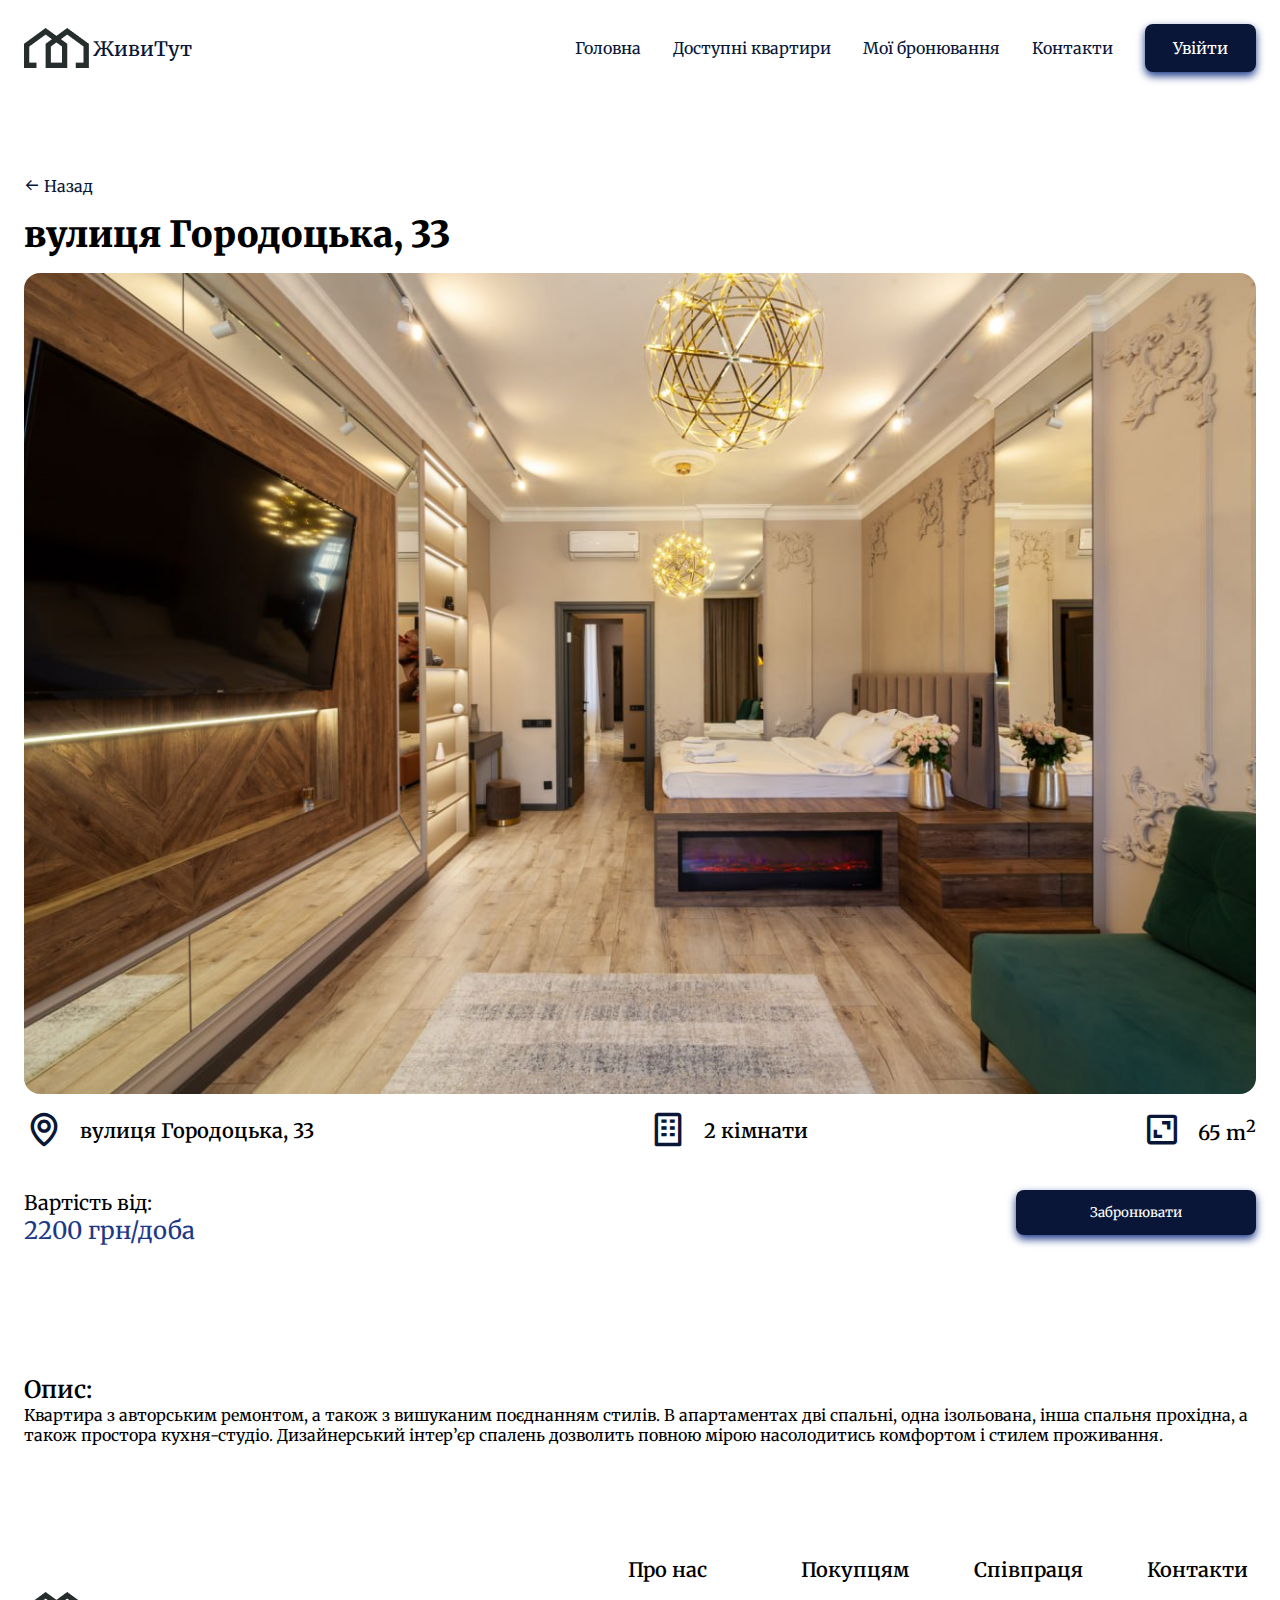
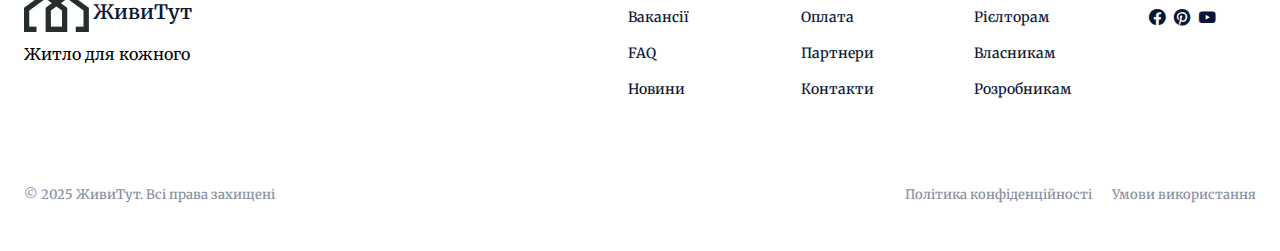
<file: flat3.html>
<!DOCTYPE html>
<html lang="ua">
<head>
    <meta charset="UTF-8">
    <meta name="viewport" content="width=device-width, initial-scale=1.0">
    <link rel="stylesheet" href="css/style.css">
    <link rel="icon"  href="images/Logo.png" type="images/x-icon">
    <link href='https://unpkg.com/boxicons@2.1.4/css/boxicons.min.css' rel='stylesheet'>
    <title>ЖивиТут</title>
</head>
<body>

    <header class="header" id="header">
        <nav class="nav container">
            <a href="index.html" class="nav__logo"><img src="images/Logo.png">ЖивиТут</a>
            <div class="nav__menu">
                <ul class="nav__list">
                    <li class="nav__item">
                        <a href="index.html" class="nav__link">
                            <i class='bx bx-home-alt-2' ></i>
                            <span>Головна</span>
                        </a>
                    </li>

                    <li class="nav__item">
                        <a href="available.html" class="nav__link">
                            <i class='bx bx-building-house' ></i>
                            <span>Доступні квартири</span>
                        </a>
                    </li>

                    <li class="nav__item">
                        <a href="booked.html" class="nav__link">
                            <i class='bx bx-bookmark'></i>
                            <span>Мої бронювання</span>
                        </a>
                    </li>

                    <li class="nav__item">
                        <a href="index.html#contact" class="nav__link">
                            <i class='bx bx-phone' ></i>
                            <span>Контакти</span>
                        </a>
                    </li>
                </ul>
            </div>

            <a href="#" class="button nav__button">
                Увійти
            </a>
        </nav>
    </header>

    <main class="main">
        <section class="general section" id="general">
           <div class="general__container container">
                <div class="back__container">
                    <a href="available.html" class="back__link">
                        <i class='bx bx-arrow-back' ></i>
                        <span>Назад</span>
                    </a>
                </div>
                <div class="title__conatiner">
                    <h1 class="general__title">вулиця Городоцька, 33</h1>
                </div>
                <div class="image__container">
                    <img src="images/flat3.jpg" alt="flat" class="general__image">
                </div>
                <div class="info__container">
                    <div class="info__item">
                        <i class='bx bx-map' ></i>
                        <span>вулиця Городоцька, 33</span>
                    </div>
                    <div class="info__item">
                        <i class='bx bx-building' ></i>
                        <span>2 кімнати</span>
                    </div>
                    <div class="info__item">
                        <i class='bx bx-area' ></i>
                        <span>65 m<sup>2</sup></span>
                    </div>
                </div>
                <div class="rent__container">
                    <div class="rent__price">
                        <p class="rent__price-title">Вартість від:</p>
                        <span class="rent__price-value">2200 грн/доба</span>
                    </div>
                    <div class="rent__button-container">
                        <button class="button rent__button">Забронювати</button>
                    </div>    
                </div>
           </div>
        </section>

        <section class="description section" id="description">
            <div class="description__container container">
                <div class="description__title">
                    <h2 class="description__title-text">Опис:</h2>
                </div>
                <div class="description__text">
                    <p class="description__text-item">Квартира з авторським ремонтом, а також з вишуканим поєднанням стилів. В апартаментах дві спальні, одна ізольована, інша спальня прохідна, а також простора кухня-студіо. Дизайнерський інтер’єр спалень дозволить повною мірою насолодитись комфортом і стилем проживання.</p>
                </div>
            </div>
        </section>
    </main>

    <footer class="footer section">
        <div class="footer__container container grid">
            <div class="footer__head">
                <a href="index.html" class="footer__logo">
                    <img src="images/Logo.png">ЖивиТут
                </a>
                <p class="footer__description">
                    Житло для кожного
                </p>
            </div>

            <div class="footer__content">
                <div>
                    <h3 class="footer__title">
                        Про нас
                    </h3>

                    <ul class="footer__links">
                        <li>
                            <a href="info.html#vacancies" class="footer__link">Вакансії</a>
                        </li>
                        <li>
                            <a href="info.html#faq" class="footer__link">FAQ</a>
                        </li>
                        <li>
                            <a href="info.html#news" class="footer__link">Новини</a>
                        </li>
                    </ul>
                </div>

                <div>
                    <h3 class="footer__title">
                        Покупцям
                    </h3>

                    <ul class="footer__links">
                        <li>
                            <a href="info.html#payment" class="footer__link">Оплата</a>
                        </li>
                        <li>
                            <a href="info.html#partnership" class="footer__link">Партнери</a>
                        </li>
                        <li>
                            <a href="info.html#contacts" class="footer__link">Контакти</a>
                        </li>
                    </ul>
                </div>

                <div>
                    <h3 class="footer__title">
                        Співпраця
                    </h3>

                    <ul class="footer__links">
                        <li>
                            <a href="info.html#realtor" class="footer__link">Рієлторам</a>
                        </li>
                        <li>
                            <a href="info.html#owners" class="footer__link">Власникам</a>
                        </li>
                        <li>
                            <a href="info.html#developers" class="footer__link">Розробникам</a>
                        </li>
                    </ul>
                </div>

                <div>
                    <h3 class="footer__title">
                        Контакти
                    </h3>

                    <ul class="footer__socials">
                        <a href="https://www.facebook.com/" class="footer__social-link">
                            <i class='bx bxl-facebook-circle' ></i>
                        </a>
                        <a href="https://www.pinterest.com/" class="footer__social-link">
                            <i class='bx bxl-pinterest' ></i>
                        </a>
                        <a href="https://www.youtube.com/" class="footer__social-link">
                            <i class='bx bxl-youtube' ></i>
                        </a>
                    </ul>
                </div>
            </div>
        </div>

        <div class="footer__info container">
            <span class="footer__copy">
                &#169; 2025 ЖивиТут. Всі права захищені
            </span>

            <div class="footer__privacy">
                <a href="info.html#policy">Політика конфіденційності</a>
                <a href="info.html#terms">Умови використання</a>
            </div>
        </div>
    </footer>
</body>
</html>
</file>
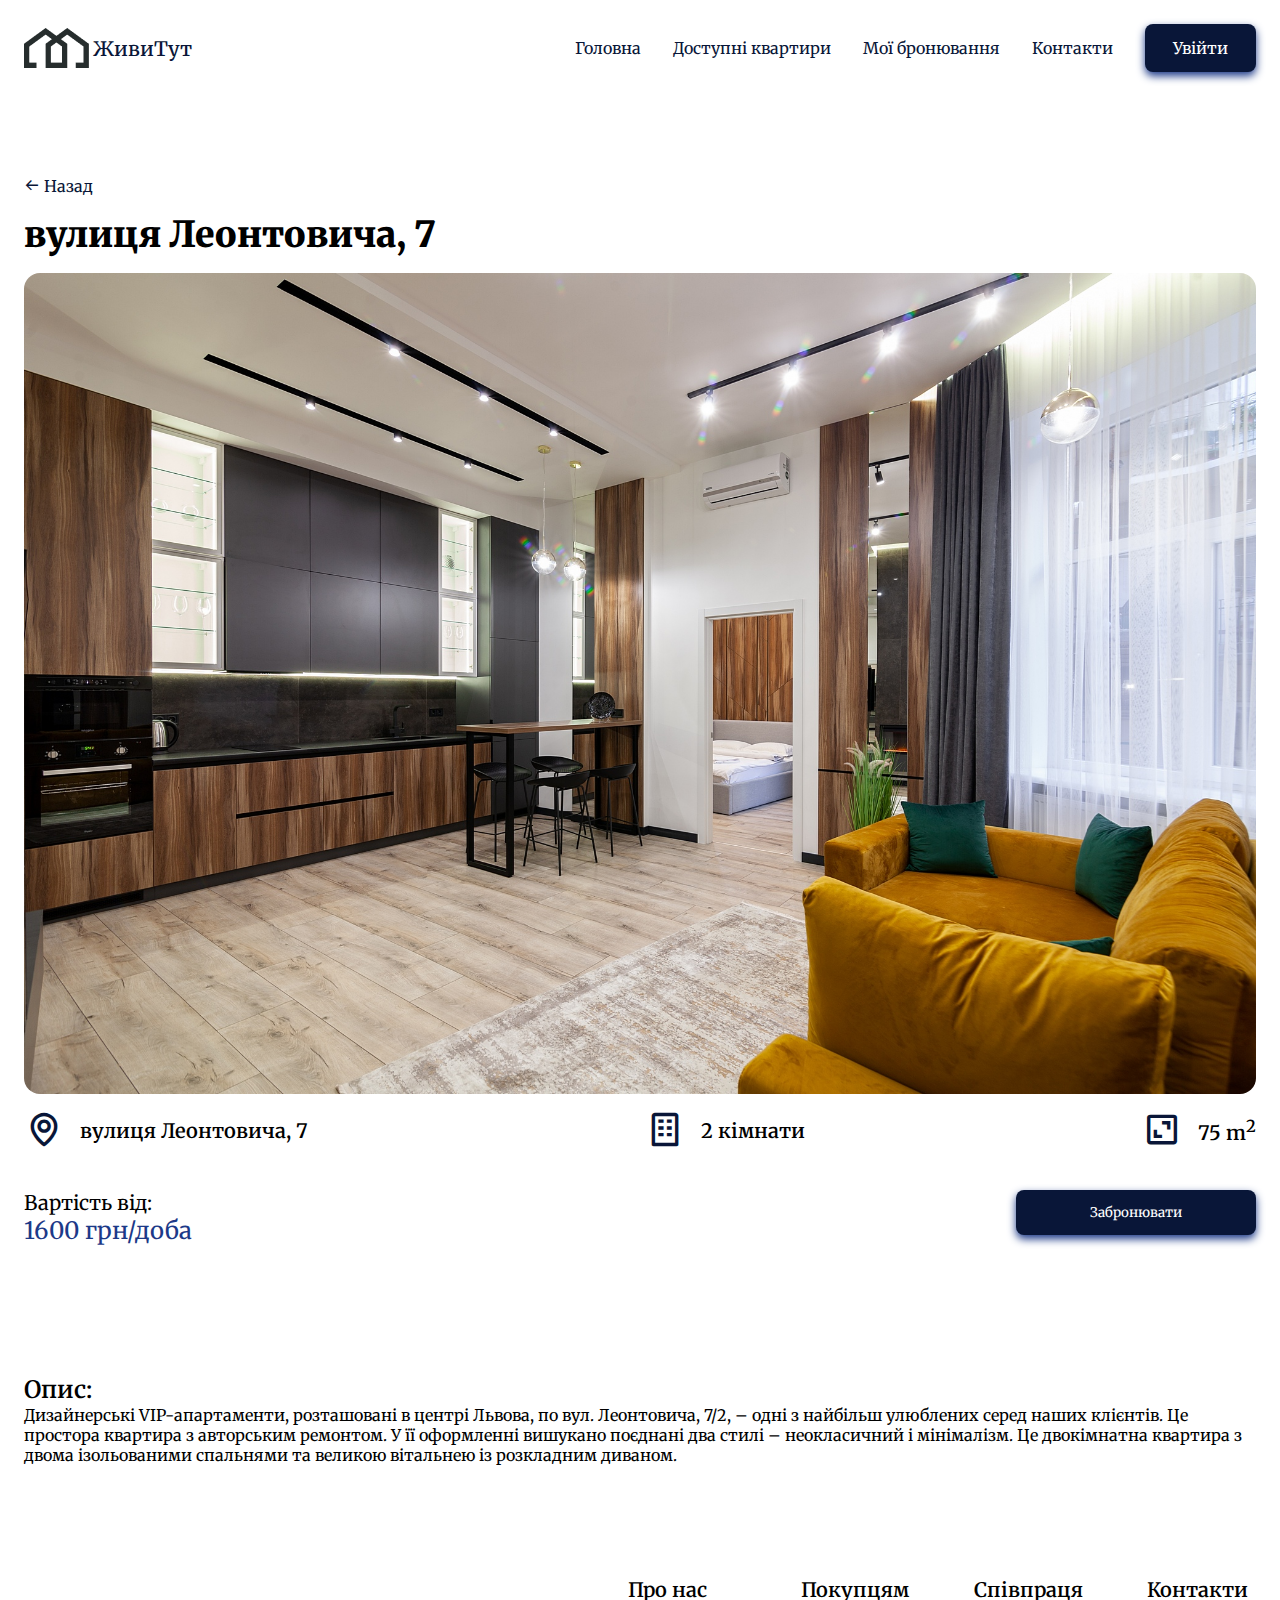
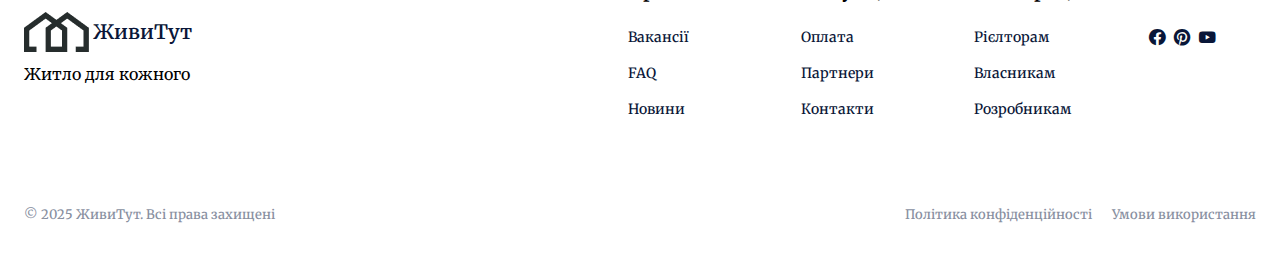
<file: flat4.html>
<!DOCTYPE html>
<html lang="ua">
<head>
    <meta charset="UTF-8">
    <meta name="viewport" content="width=device-width, initial-scale=1.0">
    <link rel="stylesheet" href="css/style.css">
    <link rel="icon"  href="images/Logo.png" type="images/x-icon">
    <link href='https://unpkg.com/boxicons@2.1.4/css/boxicons.min.css' rel='stylesheet'>
    <title>ЖивиТут</title>
</head>
<body>

    <header class="header" id="header">
        <nav class="nav container">
            <a href="index.html" class="nav__logo"><img src="images/Logo.png">ЖивиТут</a>
            <div class="nav__menu">
                <ul class="nav__list">
                    <li class="nav__item">
                        <a href="index.html" class="nav__link">
                            <i class='bx bx-home-alt-2' ></i>
                            <span>Головна</span>
                        </a>
                    </li>

                    <li class="nav__item">
                        <a href="available.html" class="nav__link">
                            <i class='bx bx-building-house' ></i>
                            <span>Доступні квартири</span>
                        </a>
                    </li>

                    <li class="nav__item">
                        <a href="booked.html" class="nav__link">
                            <i class='bx bx-bookmark'></i>
                            <span>Мої бронювання</span>
                        </a>
                    </li>

                    <li class="nav__item">
                        <a href="index.html#contact" class="nav__link">
                            <i class='bx bx-phone' ></i>
                            <span>Контакти</span>
                        </a>
                    </li>
                </ul>
            </div>

            <a href="#" class="button nav__button">
                Увійти
            </a>
        </nav>
    </header>

    <main class="main">
        <section class="general section" id="general">
           <div class="general__container container">
                <div class="back__container">
                    <a href="available.html" class="back__link">
                        <i class='bx bx-arrow-back' ></i>
                        <span>Назад</span>
                    </a>
                </div>
                <div class="title__conatiner">
                    <h1 class="general__title">вулиця Леонтовича, 7</h1>
                </div>
                <div class="image__container">
                    <img src="images/flat4.jpg" alt="flat" class="general__image">
                </div>
                <div class="info__container">
                    <div class="info__item">
                        <i class='bx bx-map' ></i>
                        <span>вулиця Леонтовича, 7</span>
                    </div>
                    <div class="info__item">
                        <i class='bx bx-building' ></i>
                        <span>2 кімнати</span>
                    </div>
                    <div class="info__item">
                        <i class='bx bx-area' ></i>
                        <span>75 m<sup>2</sup></span>
                    </div>
                </div>
                <div class="rent__container">
                    <div class="rent__price">
                        <p class="rent__price-title">Вартість від:</p>
                        <span class="rent__price-value">1600 грн/доба</span>
                    </div>
                    <div class="rent__button-container">
                        <button class="button rent__button">Забронювати</button>
                    </div>    
                </div>
           </div>
        </section>

        <section class="description section" id="description">
            <div class="description__container container">
                <div class="description__title">
                    <h2 class="description__title-text">Опис:</h2>
                </div>
                <div class="description__text">
                    <p class="description__text-item">Дизайнерські VIP-апартаменти, розташовані в центрі Львова, по вул. Леонтовича, 7/2, – одні з найбільш улюблених серед наших клієнтів. Це простора квартира з авторським ремонтом. У її оформленні вишукано поєднані два стилі – неокласичний і мінімалізм. Це двокімнатна квартира з двома ізольованими спальнями та великою вітальнею із розкладним диваном.</p>
                </div>
            </div>
        </section>
    </main>

    <footer class="footer section">
        <div class="footer__container container grid">
            <div class="footer__head">
                <a href="index.html" class="footer__logo">
                    <img src="images/Logo.png">ЖивиТут
                </a>
                <p class="footer__description">
                    Житло для кожного
                </p>
            </div>

            <div class="footer__content">
                <div>
                    <h3 class="footer__title">
                        Про нас
                    </h3>

                    <ul class="footer__links">
                        <li>
                            <a href="info.html#vacancies" class="footer__link">Вакансії</a>
                        </li>
                        <li>
                            <a href="info.html#faq" class="footer__link">FAQ</a>
                        </li>
                        <li>
                            <a href="info.html#news" class="footer__link">Новини</a>
                        </li>
                    </ul>
                </div>

                <div>
                    <h3 class="footer__title">
                        Покупцям
                    </h3>

                    <ul class="footer__links">
                        <li>
                            <a href="info.html#payment" class="footer__link">Оплата</a>
                        </li>
                        <li>
                            <a href="info.html#partnership" class="footer__link">Партнери</a>
                        </li>
                        <li>
                            <a href="info.html#contacts" class="footer__link">Контакти</a>
                        </li>
                    </ul>
                </div>

                <div>
                    <h3 class="footer__title">
                        Співпраця
                    </h3>

                    <ul class="footer__links">
                        <li>
                            <a href="info.html#realtor" class="footer__link">Рієлторам</a>
                        </li>
                        <li>
                            <a href="info.html#owners" class="footer__link">Власникам</a>
                        </li>
                        <li>
                            <a href="info.html#developers" class="footer__link">Розробникам</a>
                        </li>
                    </ul>
                </div>

                <div>
                    <h3 class="footer__title">
                        Контакти
                    </h3>

                    <ul class="footer__socials">
                        <a href="https://www.facebook.com/" class="footer__social-link">
                            <i class='bx bxl-facebook-circle' ></i>
                        </a>
                        <a href="https://www.pinterest.com/" class="footer__social-link">
                            <i class='bx bxl-pinterest' ></i>
                        </a>
                        <a href="https://www.youtube.com/" class="footer__social-link">
                            <i class='bx bxl-youtube' ></i>
                        </a>
                    </ul>
                </div>
            </div>
        </div>

        <div class="footer__info container">
            <span class="footer__copy">
                &#169; 2025 ЖивиТут. Всі права захищені
            </span>

            <div class="footer__privacy">
                <a href="info.html#policy">Політика конфіденційності</a>
                <a href="info.html#terms">Умови використання</a>
            </div>
        </div>
    </footer>
</body>
</html>
</file>
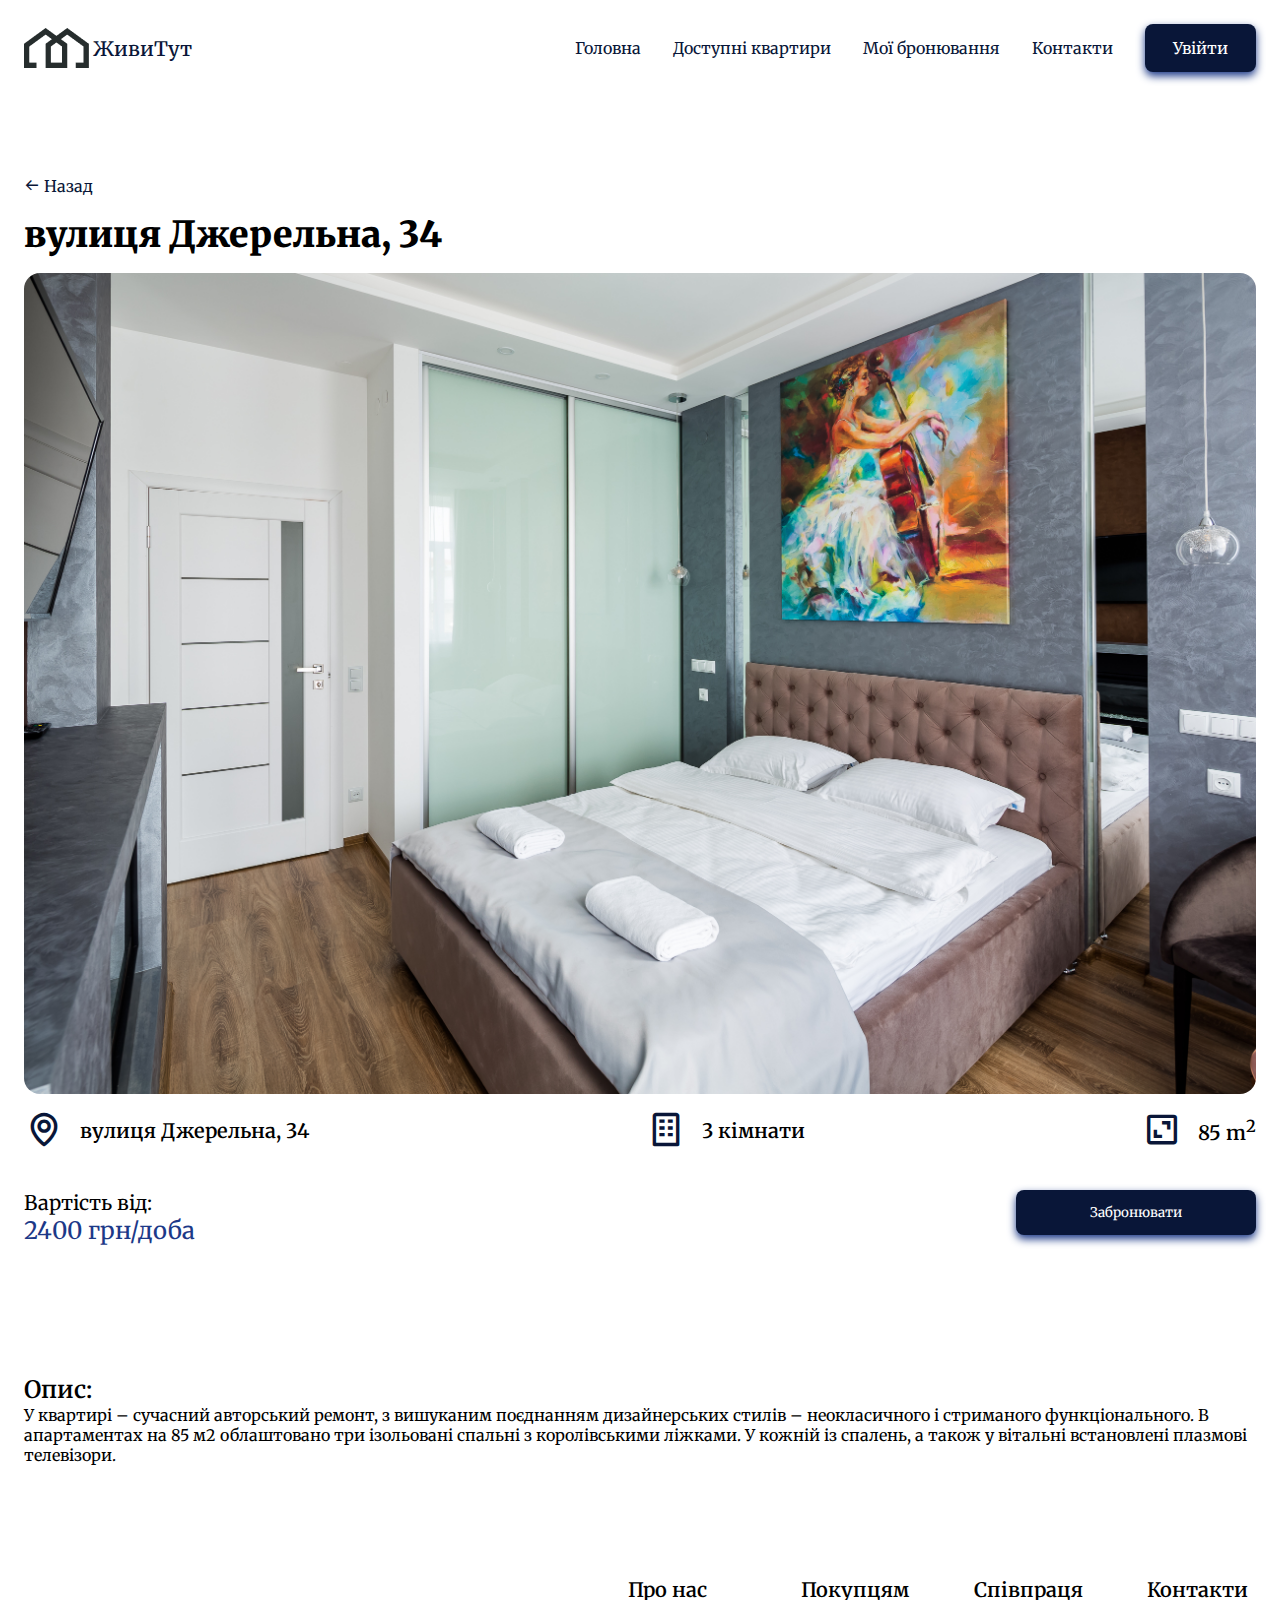
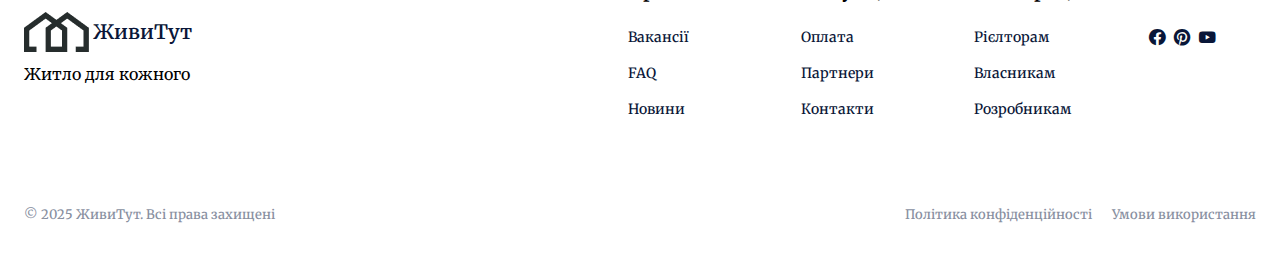
<file: flat5.html>
<!DOCTYPE html>
<html lang="ua">
<head>
    <meta charset="UTF-8">
    <meta name="viewport" content="width=device-width, initial-scale=1.0">
    <link rel="stylesheet" href="css/style.css">
    <link rel="icon"  href="images/Logo.png" type="images/x-icon">
    <link href='https://unpkg.com/boxicons@2.1.4/css/boxicons.min.css' rel='stylesheet'>
    <title>ЖивиТут</title>
</head>
<body>

    <header class="header" id="header">
        <nav class="nav container">
            <a href="index.html" class="nav__logo"><img src="images/Logo.png">ЖивиТут</a>
            <div class="nav__menu">
                <ul class="nav__list">
                    <li class="nav__item">
                        <a href="index.html" class="nav__link">
                            <i class='bx bx-home-alt-2' ></i>
                            <span>Головна</span>
                        </a>
                    </li>

                    <li class="nav__item">
                        <a href="available.html" class="nav__link">
                            <i class='bx bx-building-house' ></i>
                            <span>Доступні квартири</span>
                        </a>
                    </li>

                    <li class="nav__item">
                        <a href="booked.html" class="nav__link">
                            <i class='bx bx-bookmark'></i>
                            <span>Мої бронювання</span>
                        </a>
                    </li>

                    <li class="nav__item">
                        <a href="index.html#contact" class="nav__link">
                            <i class='bx bx-phone' ></i>
                            <span>Контакти</span>
                        </a>
                    </li>
                </ul>
            </div>

            <a href="#" class="button nav__button">
                Увійти
            </a>
        </nav>
    </header>

    <main class="main">
        <section class="general section" id="general">
           <div class="general__container container">
                <div class="back__container">
                    <a href="available.html" class="back__link">
                        <i class='bx bx-arrow-back' ></i>
                        <span>Назад</span>
                    </a>
                </div>
                <div class="title__conatiner">
                    <h1 class="general__title">вулиця Джерельна, 34</h1>
                </div>
                <div class="image__container">
                    <img src="images/flat5.jpg" alt="flat" class="general__image">
                </div>
                <div class="info__container">
                    <div class="info__item">
                        <i class='bx bx-map' ></i>
                        <span>вулиця Джерельна, 34</span>
                    </div>
                    <div class="info__item">
                        <i class='bx bx-building' ></i>
                        <span>3 кімнати</span>
                    </div>
                    <div class="info__item">
                        <i class='bx bx-area' ></i>
                        <span>85 m<sup>2</sup></span>
                    </div>
                </div>
                <div class="rent__container">
                    <div class="rent__price">
                        <p class="rent__price-title">Вартість від:</p>
                        <span class="rent__price-value">2400 грн/доба</span>
                    </div>
                    <div class="rent__button-container">
                        <button class="button rent__button">Забронювати</button>
                    </div>    
                </div>
           </div>
        </section>

        <section class="description section" id="description">
            <div class="description__container container">
                <div class="description__title">
                    <h2 class="description__title-text">Опис:</h2>
                </div>
                <div class="description__text">
                    <p class="description__text-item">У квартирі – сучасний авторський ремонт, з вишуканим поєднанням дизайнерських стилів – неокласичного і стриманого функціонального. В апартаментах на 85 м2 облаштовано три ізольовані спальні з королівськими ліжками. У кожній із спалень, а також у вітальні встановлені плазмові телевізори.</p>
                </div>
            </div>
        </section>
    </main>

    <footer class="footer section">
        <div class="footer__container container grid">
            <div class="footer__head">
                <a href="index.html" class="footer__logo">
                    <img src="images/Logo.png">ЖивиТут
                </a>
                <p class="footer__description">
                    Житло для кожного
                </p>
            </div>

            <div class="footer__content">
                <div>
                    <h3 class="footer__title">
                        Про нас
                    </h3>

                    <ul class="footer__links">
                        <li>
                            <a href="info.html#vacancies" class="footer__link">Вакансії</a>
                        </li>
                        <li>
                            <a href="info.html#faq" class="footer__link">FAQ</a>
                        </li>
                        <li>
                            <a href="info.html#news" class="footer__link">Новини</a>
                        </li>
                    </ul>
                </div>

                <div>
                    <h3 class="footer__title">
                        Покупцям
                    </h3>

                    <ul class="footer__links">
                        <li>
                            <a href="info.html#payment" class="footer__link">Оплата</a>
                        </li>
                        <li>
                            <a href="info.html#partnership" class="footer__link">Партнери</a>
                        </li>
                        <li>
                            <a href="info.html#contacts" class="footer__link">Контакти</a>
                        </li>
                    </ul>
                </div>

                <div>
                    <h3 class="footer__title">
                        Співпраця
                    </h3>

                    <ul class="footer__links">
                        <li>
                            <a href="info.html#realtor" class="footer__link">Рієлторам</a>
                        </li>
                        <li>
                            <a href="info.html#owners" class="footer__link">Власникам</a>
                        </li>
                        <li>
                            <a href="info.html#developers" class="footer__link">Розробникам</a>
                        </li>
                    </ul>
                </div>

                <div>
                    <h3 class="footer__title">
                        Контакти
                    </h3>

                    <ul class="footer__socials">
                        <a href="https://www.facebook.com/" class="footer__social-link">
                            <i class='bx bxl-facebook-circle' ></i>
                        </a>
                        <a href="https://www.pinterest.com/" class="footer__social-link">
                            <i class='bx bxl-pinterest' ></i>
                        </a>
                        <a href="https://www.youtube.com/" class="footer__social-link">
                            <i class='bx bxl-youtube' ></i>
                        </a>
                    </ul>
                </div>
            </div>
        </div>

        <div class="footer__info container">
            <span class="footer__copy">
                &#169; 2025 ЖивиТут. Всі права захищені
            </span>

            <div class="footer__privacy">
                <a href="info.html#policy">Політика конфіденційності</a>
                <a href="info.html#terms">Умови використання</a>
            </div>
        </div>
    </footer>
</body>
</html>
</file>
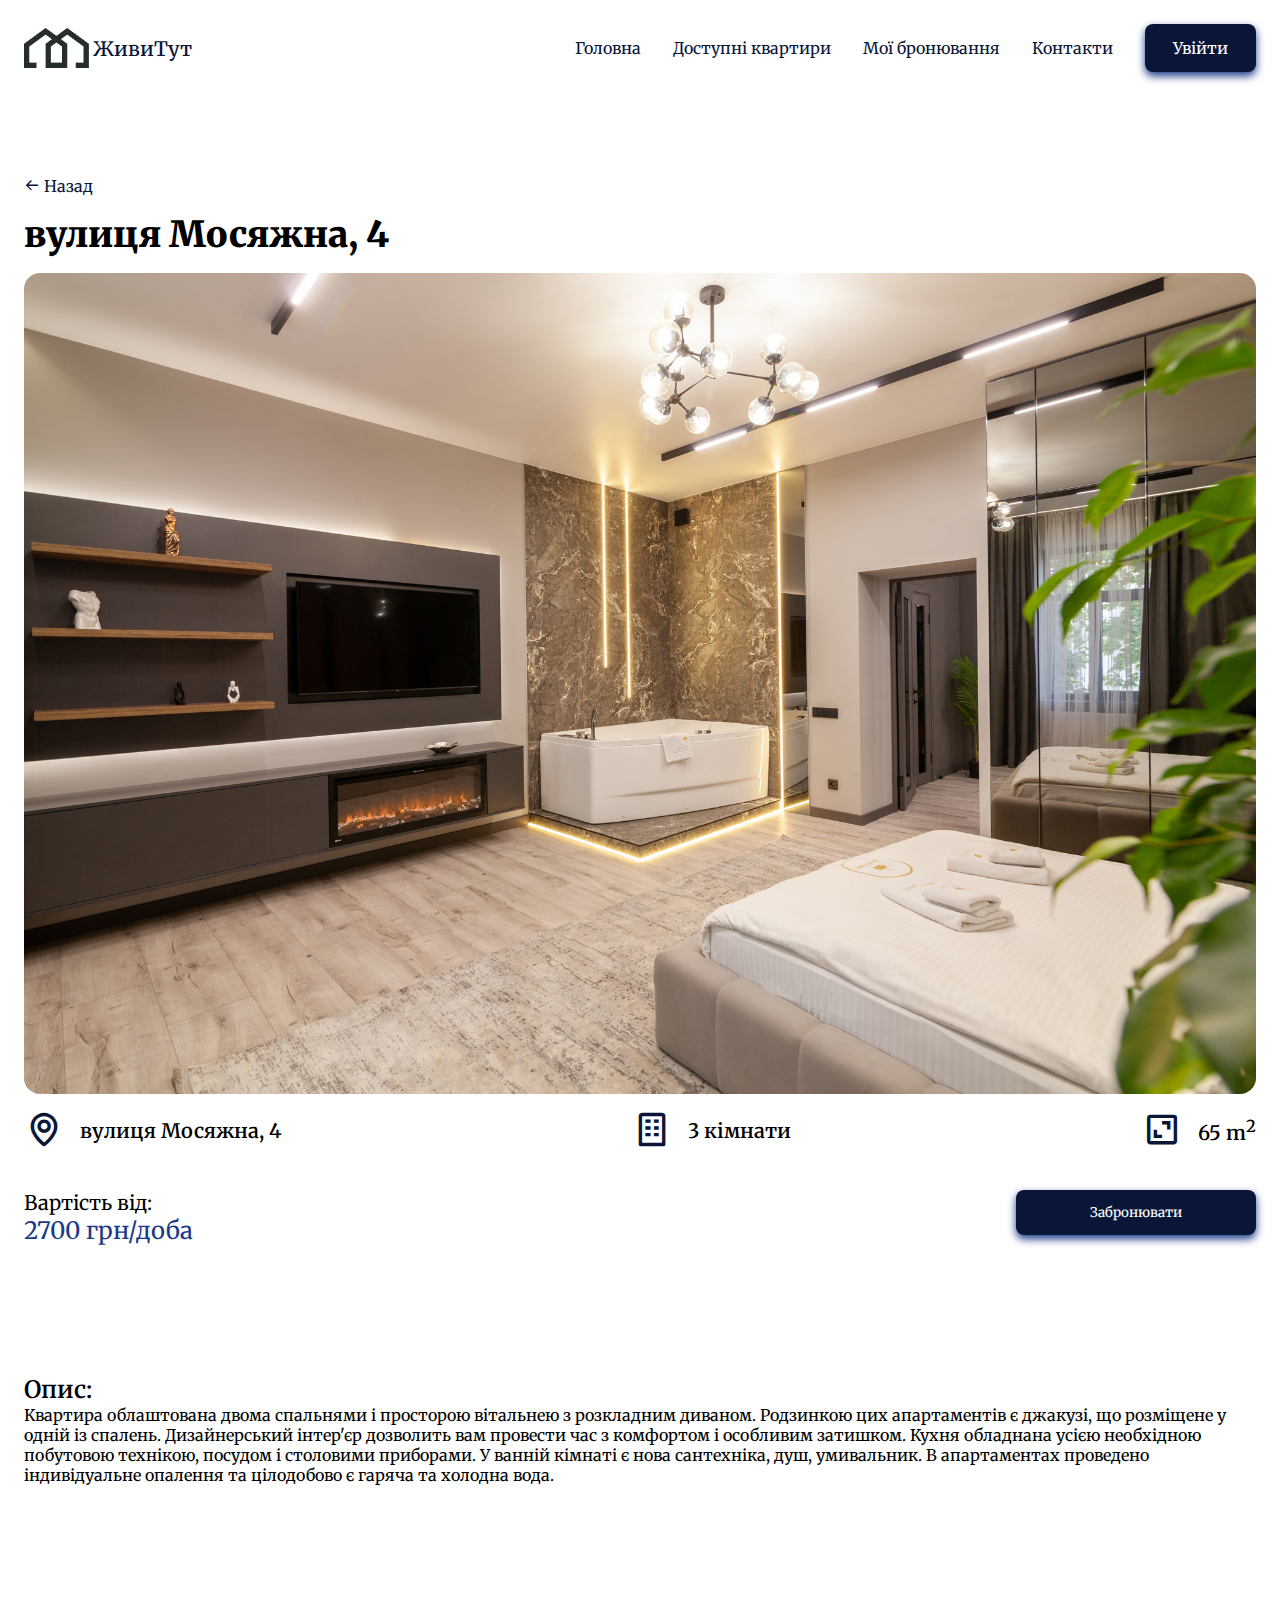
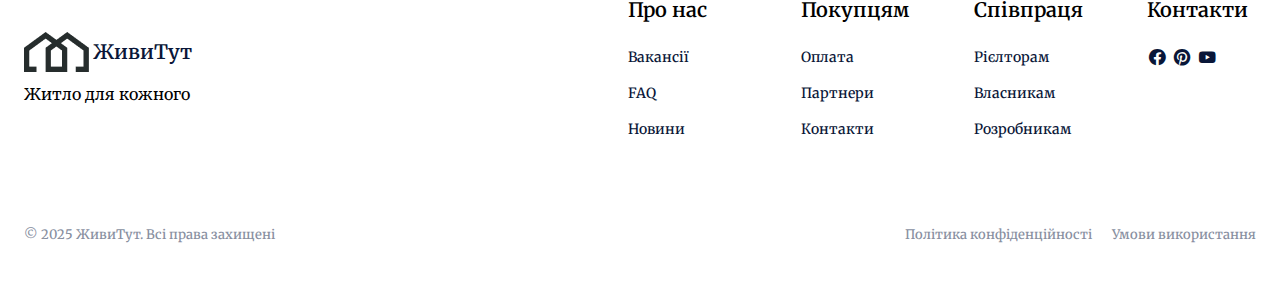
<file: flat6.html>
<!DOCTYPE html>
<html lang="ua">
<head>
    <meta charset="UTF-8">
    <meta name="viewport" content="width=device-width, initial-scale=1.0">
    <link rel="stylesheet" href="css/style.css">
    <link rel="icon"  href="images/Logo.png" type="images/x-icon">
    <link href='https://unpkg.com/boxicons@2.1.4/css/boxicons.min.css' rel='stylesheet'>
    <title>ЖивиТут</title>
</head>
<body>

    <header class="header" id="header">
        <nav class="nav container">
            <a href="index.html" class="nav__logo"><img src="images/Logo.png">ЖивиТут</a>
            <div class="nav__menu">
                <ul class="nav__list">
                    <li class="nav__item">
                        <a href="index.html" class="nav__link">
                            <i class='bx bx-home-alt-2' ></i>
                            <span>Головна</span>
                        </a>
                    </li>

                    <li class="nav__item">
                        <a href="available.html" class="nav__link">
                            <i class='bx bx-building-house' ></i>
                            <span>Доступні квартири</span>
                        </a>
                    </li>

                    <li class="nav__item">
                        <a href="booked.html" class="nav__link">
                            <i class='bx bx-bookmark'></i>
                            <span>Мої бронювання</span>
                        </a>
                    </li>

                    <li class="nav__item">
                        <a href="index.html#contact" class="nav__link">
                            <i class='bx bx-phone' ></i>
                            <span>Контакти</span>
                        </a>
                    </li>
                </ul>
            </div>

            <a href="#" class="button nav__button">
                Увійти
            </a>
        </nav>
    </header>

    <main class="main">
        <section class="general section" id="general">
           <div class="general__container container">
                <div class="back__container">
                    <a href="available.html" class="back__link">
                        <i class='bx bx-arrow-back' ></i>
                        <span>Назад</span>
                    </a>
                </div>
                <div class="title__conatiner">
                    <h1 class="general__title">вулиця Мосяжна, 4</h1>
                </div>
                <div class="image__container">
                    <img src="images/flat6.jpg" alt="flat" class="general__image">
                </div>
                <div class="info__container">
                    <div class="info__item">
                        <i class='bx bx-map' ></i>
                        <span>вулиця Мосяжна, 4</span>
                    </div>
                    <div class="info__item">
                        <i class='bx bx-building' ></i>
                        <span>3 кімнати</span>
                    </div>
                    <div class="info__item">
                        <i class='bx bx-area' ></i>
                        <span>65 m<sup>2</sup></span>
                    </div>
                </div>
                <div class="rent__container">
                    <div class="rent__price">
                        <p class="rent__price-title">Вартість від:</p>
                        <span class="rent__price-value">2700 грн/доба</span>
                    </div>
                    <div class="rent__button-container">
                        <button class="button rent__button">Забронювати</button>
                    </div>    
                </div>
           </div>
        </section>

        <section class="description section" id="description">
            <div class="description__container container">
                <div class="description__title">
                    <h2 class="description__title-text">Опис:</h2>
                </div>
                <div class="description__text">
                    <p class="description__text-item">Квартира облаштована двома спальнями і просторою вітальнею з розкладним диваном. Родзинкою цих апартаментів є джакузі, що розміщене у одній із спалень. Дизайнерський інтер'єр дозволить вам провести час з комфортом і особливим затишком. Кухня обладнана усією необхідною побутовою технікою, посудом і столовими приборами. У ванній кімнаті є нова сантехніка, душ, умивальник. В апартаментах проведено індивідуальне опалення та цілодобово є гаряча та холодна вода.</p>
                </div>
            </div>
        </section>
    </main>

    <footer class="footer section">
        <div class="footer__container container grid">
            <div class="footer__head">
                <a href="index.html" class="footer__logo">
                    <img src="images/Logo.png">ЖивиТут
                </a>
                <p class="footer__description">
                    Житло для кожного
                </p>
            </div>

            <div class="footer__content">
                <div>
                    <h3 class="footer__title">
                        Про нас
                    </h3>

                    <ul class="footer__links">
                        <li>
                            <a href="info.html#vacancies" class="footer__link">Вакансії</a>
                        </li>
                        <li>
                            <a href="info.html#faq" class="footer__link">FAQ</a>
                        </li>
                        <li>
                            <a href="info.html#news" class="footer__link">Новини</a>
                        </li>
                    </ul>
                </div>

                <div>
                    <h3 class="footer__title">
                        Покупцям
                    </h3>

                    <ul class="footer__links">
                        <li>
                            <a href="info.html#payment" class="footer__link">Оплата</a>
                        </li>
                        <li>
                            <a href="info.html#partnership" class="footer__link">Партнери</a>
                        </li>
                        <li>
                            <a href="info.html#contacts" class="footer__link">Контакти</a>
                        </li>
                    </ul>
                </div>

                <div>
                    <h3 class="footer__title">
                        Співпраця
                    </h3>

                    <ul class="footer__links">
                        <li>
                            <a href="info.html#realtor" class="footer__link">Рієлторам</a>
                        </li>
                        <li>
                            <a href="info.html#owners" class="footer__link">Власникам</a>
                        </li>
                        <li>
                            <a href="info.html#developers" class="footer__link">Розробникам</a>
                        </li>
                    </ul>
                </div>

                <div>
                    <h3 class="footer__title">
                        Контакти
                    </h3>

                    <ul class="footer__socials">
                        <a href="https://www.facebook.com/" class="footer__social-link">
                            <i class='bx bxl-facebook-circle' ></i>
                        </a>
                        <a href="https://www.pinterest.com/" class="footer__social-link">
                            <i class='bx bxl-pinterest' ></i>
                        </a>
                        <a href="https://www.youtube.com/" class="footer__social-link">
                            <i class='bx bxl-youtube' ></i>
                        </a>
                    </ul>
                </div>
            </div>
        </div>

        <div class="footer__info container">
            <span class="footer__copy">
                &#169; 2025 ЖивиТут. Всі права захищені
            </span>

            <div class="footer__privacy">
                <a href="info.html#policy">Політика конфіденційності</a>
                <a href="info.html#terms">Умови використання</a>
            </div>
        </div>
    </footer>
</body>
</html>
</file>
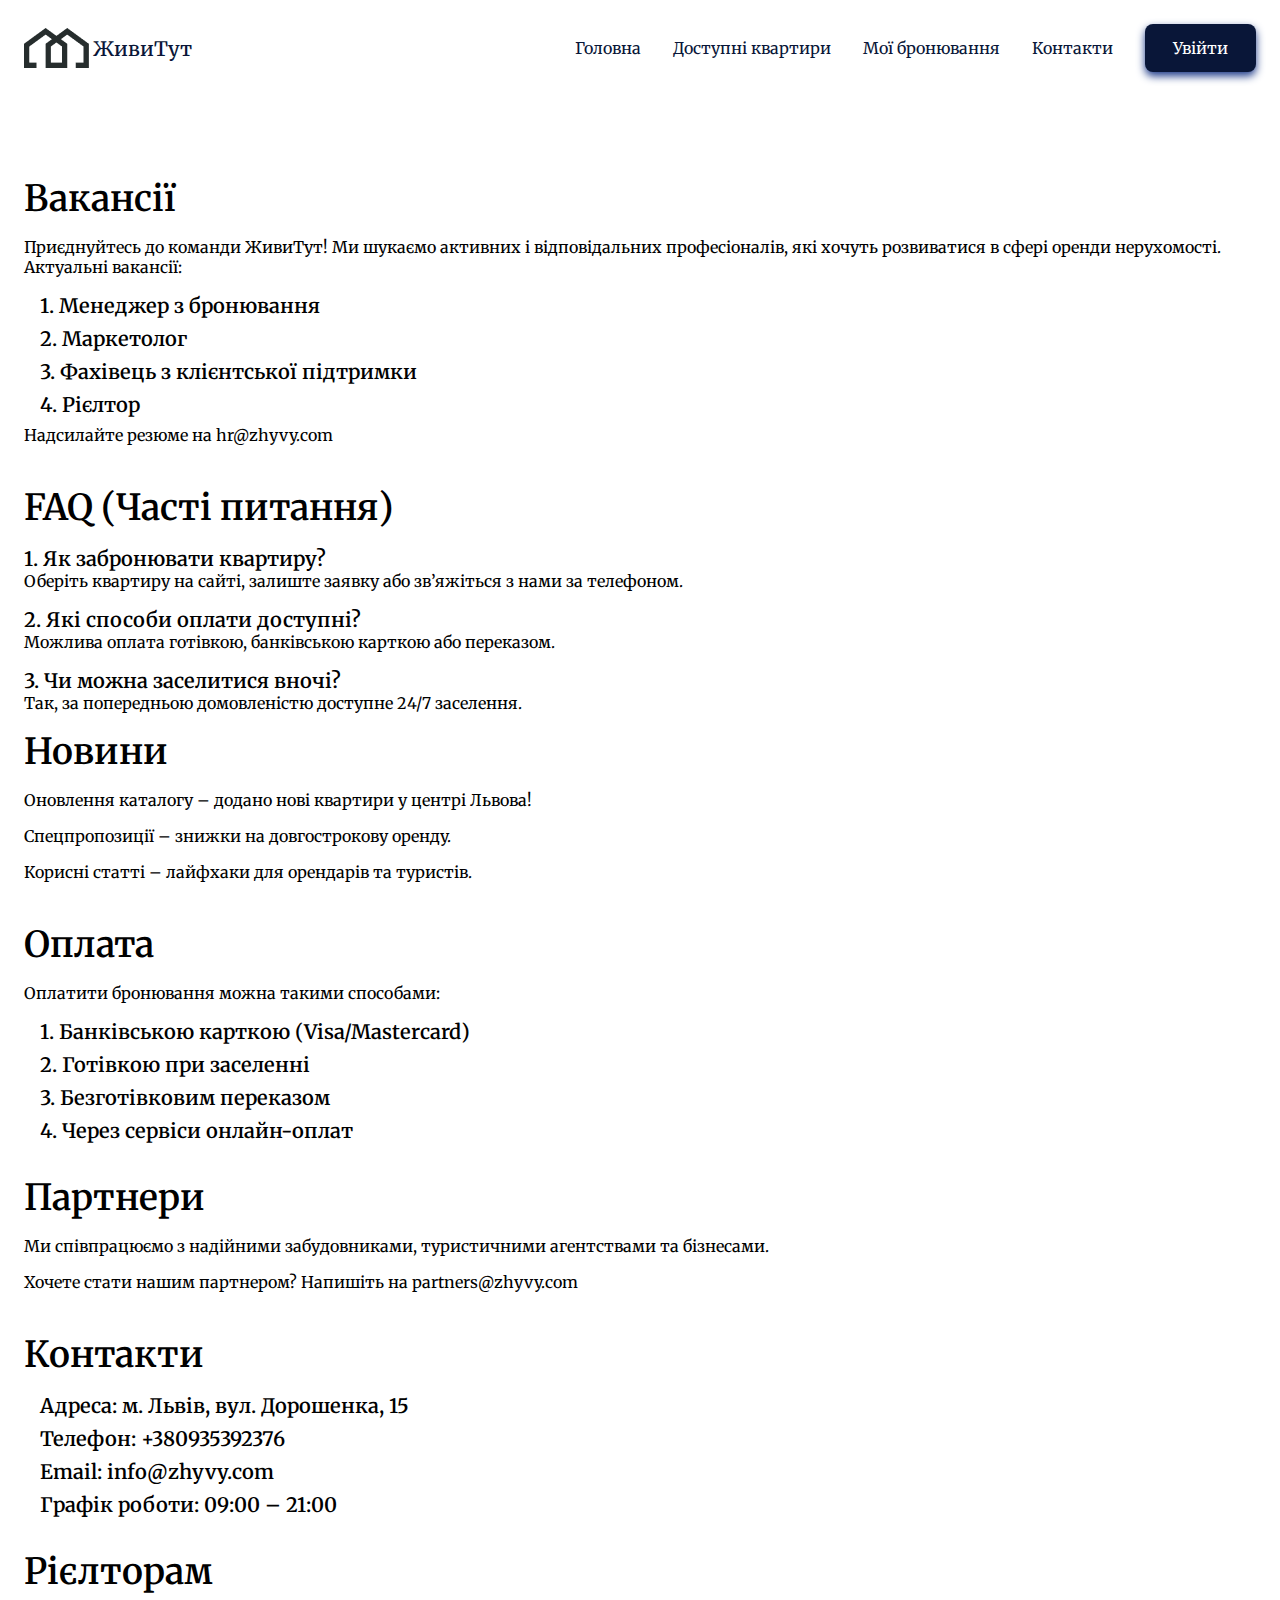
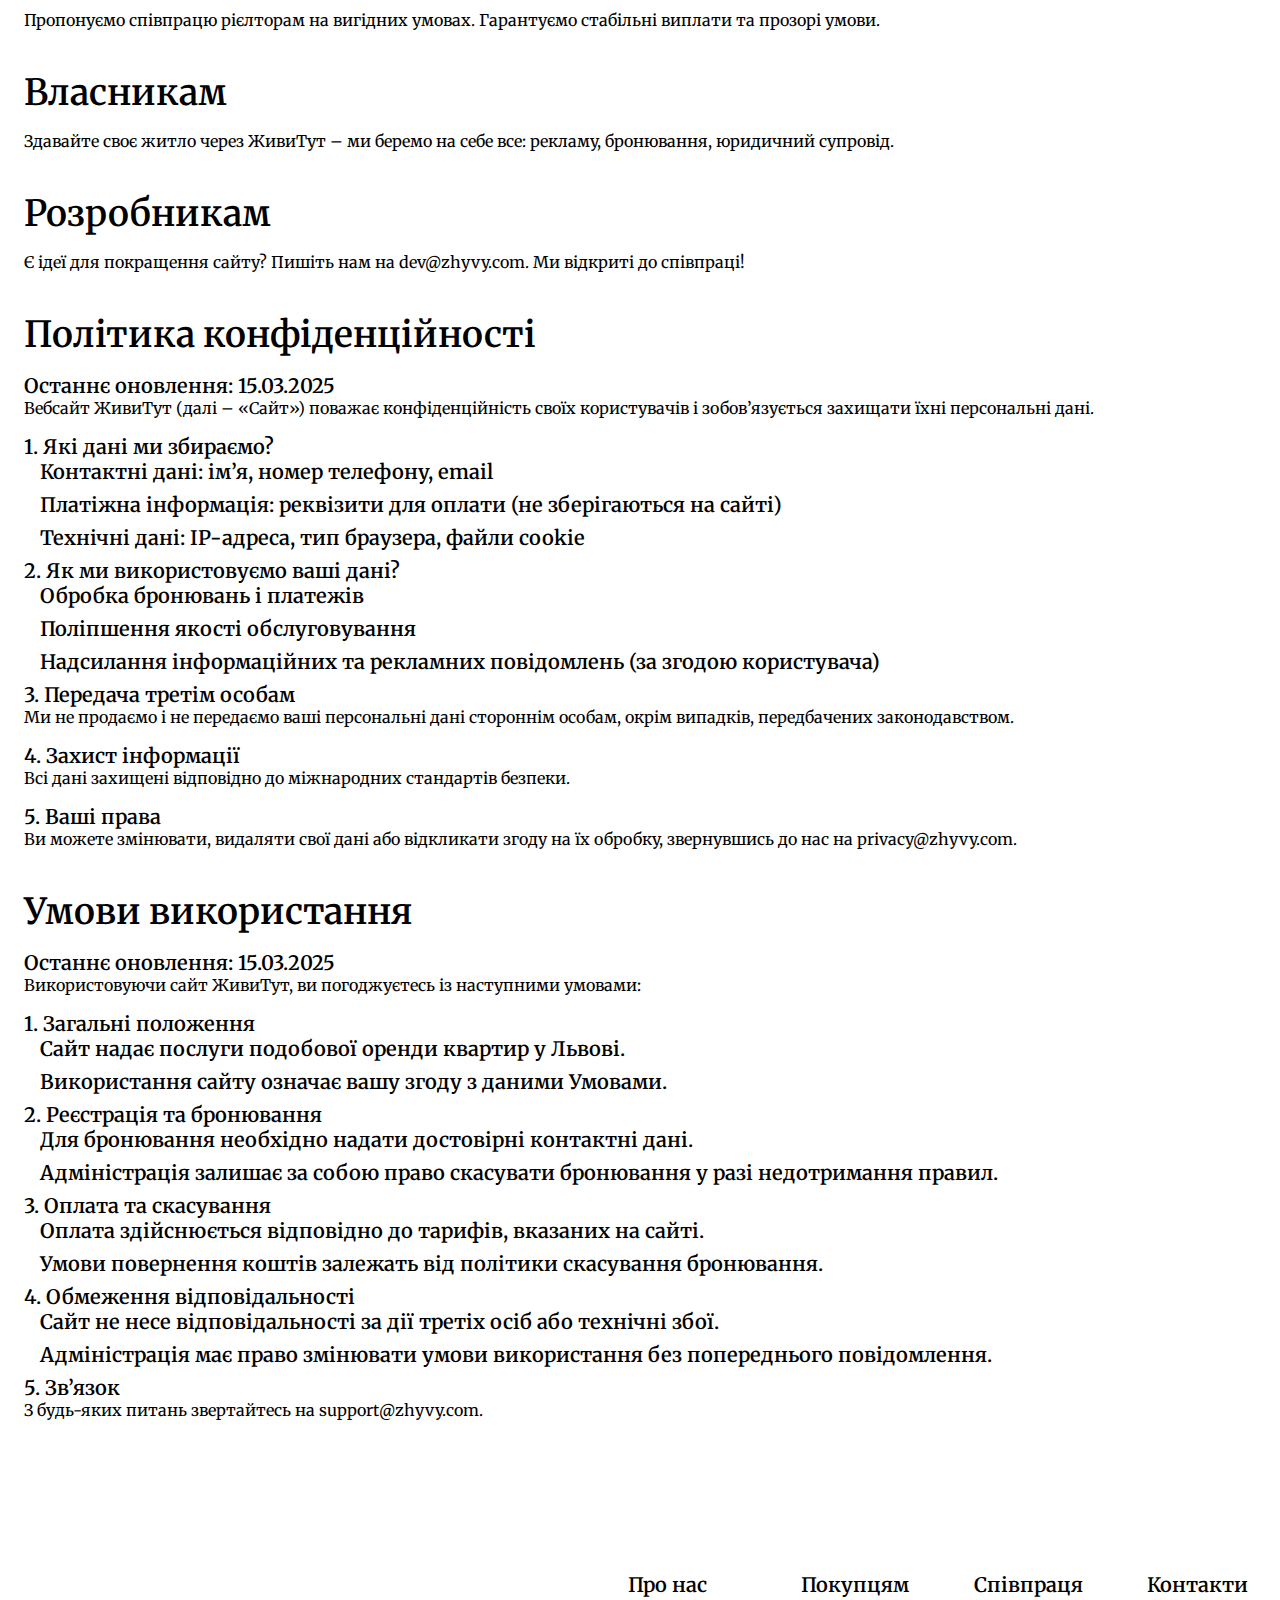
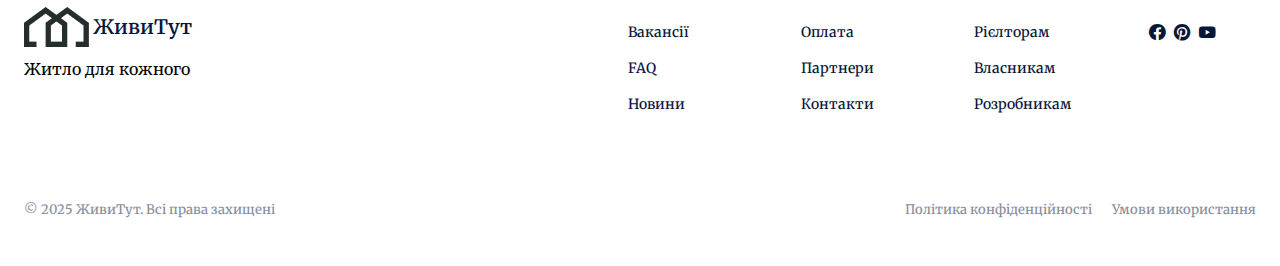
<file: info.html>
<!DOCTYPE html>
<html lang="ua">
<head>
    <meta charset="UTF-8">
    <meta name="viewport" content="width=device-width, initial-scale=1.0">
    <link rel="stylesheet" href="css/style.css">
    <link rel="icon"  href="images/Logo.png" type="images/x-icon">
    <link href='https://unpkg.com/boxicons@2.1.4/css/boxicons.min.css' rel='stylesheet'>
    <title>ЖивиТут</title>
</head>
<body>

    <header class="header" id="header">
        <nav class="nav container">
            <a href="index.html" class="nav__logo"><img src="images/Logo.png">ЖивиТут</a>
            <div class="nav__menu">
                <ul class="nav__list">
                    <li class="nav__item">
                        <a href="index.html" class="nav__link">
                            <i class='bx bx-home-alt-2' ></i>
                            <span>Головна</span>
                        </a>
                    </li>

                    <li class="nav__item">
                        <a href="available.html" class="nav__link">
                            <i class='bx bx-building-house' ></i>
                            <span>Доступні квартири</span>
                        </a>
                    </li>

                    <li class="nav__item">
                        <a href="booked.html" class="nav__link">
                            <i class='bx bx-bookmark'></i>
                            <span>Мої бронювання</span>
                        </a>
                    </li>

                    <li class="nav__item">
                        <a href="index.html#contact" class="nav__link">
                            <i class='bx bx-phone' ></i>
                            <span>Контакти</span>
                        </a>
                    </li>
                </ul>
            </div>

            <a href="#" class="button nav__button">
                Увійти
            </a>
        </nav>
    </header>

    <main class="main">
        <section class="info section" id="info">
            <div class="infos__container container grid">
                <div class="info__data" id="vacancies">
                    <h1 class="info__title">Вакансії</h1>
                    <p class="info__description">Приєднуйтесь до команди ЖивиТут! Ми шукаємо активних і відповідальних професіоналів, які хочуть розвиватися в сфері оренди нерухомості.<br>Актуальні вакансії:</p>
                    <ul class="info__list">
                        <li class="info__item">1. Менеджер з бронювання</li>
                        <li class="info__item">2. Маркетолог</li>
                        <li class="info__item">3. Фахівець з клієнтської підтримки</li>
                        <li class="info__item">4. Рієлтор</li>
                    </ul>
                    <p class="info__description">Надсилайте резюме на hr@zhyvy.com</p>    
                </div>
                <div class="info__data" id="faq">
                    <h1 class="info__title">FAQ (Часті питання)</h1>
                    <h3 class="info__subtitle">1. Як забронювати квартиру?</h3>
                    <p class="info__description">Оберіть квартиру на сайті, залиште заявку або зв’яжіться з нами за телефоном.</p>
                    <h3 class="info__subtitle">2. Які способи оплати доступні?</h3>
                    <p class="info__description">Можлива оплата готівкою, банківською карткою або переказом.</p>
                    <h3 class="info__subtitle">3. Чи можна заселитися вночі?</h3>
                    <p class="info__description">Так, за попередньою домовленістю доступне 24/7 заселення.</p>
                </div>
                <div class="info__data" id="news">
                    <h1 class="info__title">Новини</h1>
                    <p class="info__description">Оновлення каталогу – додано нові квартири у центрі Львова!</p>
                    <p class="info__description">Спецпропозиції – знижки на довгострокову оренду.</p>
                    <p class="info__description">Корисні статті – лайфхаки для орендарів та туристів.</p>
                </div>
                <div class="info__data" id="payment">
                    <h1 class="info__title">Оплата</h1>
                    <p class="info__description">Оплатити бронювання можна такими способами:</p>
                    <ul class="info__list">
                        <li class="info__item">1. Банківською карткою (Visa/Mastercard)</li>
                        <li class="info__item">2. Готівкою при заселенні</li>
                        <li class="info__item">3. Безготівковим переказом</li>
                        <li class="info__item">4. Через сервіси онлайн-оплат</li>
                    </ul>
                </div>
                <div class="info__data" id="partnership">
                    <h1 class="info__title">Партнери</h1>
                    <p class="info__description">Ми співпрацюємо з надійними забудовниками, туристичними агентствами та бізнесами.</p>
                    <p class="info__description">Хочете стати нашим партнером? Напишіть на partners@zhyvy.com</p>
                </div>
                <div class="info__data" id="contacts">
                    <h1 class="info__title">Контакти</h1>
                    <ul class="info__list">
                        <li class="info__item">Адреса: м. Львів, вул. Дорошенка, 15</li>
                        <li class="info__item">Телефон: +380935392376</li>
                        <li class="info__item">Email: info@zhyvy.com</li>
                        <li class="info__item">Графік роботи: 09:00 – 21:00</li>
                    </ul>    
                </div>
                <div class="info__data" id="realtor">
                    <h1 class="info__title">Рієлторам</h1>
                    <p class="info__description">Пропонуємо співпрацю рієлторам на вигідних умовах. Гарантуємо стабільні виплати та прозорі умови.</p>
                </div>
                <div class="info__data" id="owners">
                    <h1 class="info__title">Власникам</h1>
                    <p class="info__description">Здавайте своє житло через ЖивиТут – ми беремо на себе все: рекламу, бронювання, юридичний супровід.</p>
                </div>
                <div class="info__data" id="developers">
                    <h1 class="info__title">Розробникам</h1>
                    <p class="info__description">Є ідеї для покращення сайту? Пишіть нам на dev@zhyvy.com. Ми відкриті до співпраці!</p>
                </div>
                <div class="info__data" id="policy">
                    <h1 class="info__title">Політика конфіденційності</h1>
                    <h3 class="info__subtitle">Останнє оновлення: 15.03.2025</h3>
                    <p class="info__description">Вебсайт ЖивиТут (далі – «Сайт») поважає конфіденційність своїх користувачів і зобов’язується захищати їхні персональні дані.</p>
                    <h3 class="info__subtitle">1. Які дані ми збираємо?</h3>
                    <ul class="info__list">
                        <li class="info__item">Контактні дані: ім’я, номер телефону, email</li>
                        <li class="info__item">Платіжна інформація: реквізити для оплати (не зберігаються на сайті)</li>
                        <li class="info__item">Технічні дані: IP-адреса, тип браузера, файли cookie</li>
                    </ul>
                    <h3 class="info__subtitle">2. Як ми використовуємо ваші дані?</h3>
                    <ul class="info__list">
                        <li class="info__item">Обробка бронювань і платежів</li>
                        <li class="info__item">Поліпшення якості обслуговування</li>
                        <li class="info__item">Надсилання інформаційних та рекламних повідомлень (за згодою користувача)</li>
                    </ul>
                    <h3 class="info__subtitle">3. Передача третім особам</h3>
                    <p class="info__description">Ми не продаємо і не передаємо ваші персональні дані стороннім особам, окрім випадків, передбачених законодавством.</p>
                    <h3 class="info__subtitle">4. Захист інформації</h3>
                    <p class="info__description">Всі дані захищені відповідно до міжнародних стандартів безпеки.</p>
                    <h3 class="info__subtitle">5. Ваші права</h3>
                    <p class="info__description">Ви можете змінювати, видаляти свої дані або відкликати згоду на їх обробку, звернувшись до нас на privacy@zhyvy.com.</p>
                </div>
                <div class="info__data" id="terms">
                    <h1 class="info__title">Умови використання</h1>
                    <h3 class="info__subtitle">Останнє оновлення: 15.03.2025</h3>
                    <p class="info__description">Використовуючи сайт ЖивиТут, ви погоджуєтесь із наступними умовами:</p>
                    <h3 class="info__subtitle">1. Загальні положення</h3>
                    <ul class="info__list">
                        <li class="info__item">Сайт надає послуги подобової оренди квартир у Львові.</li>
                        <li class="info__item">Використання сайту означає вашу згоду з даними Умовами.</li>
                    </ul>
                    <h3 class="info__subtitle">2. Реєстрація та бронювання</h3>
                    <ul class="info__list">
                        <li class="info__item">Для бронювання необхідно надати достовірні контактні дані.</li>
                        <li class="info__item">Адміністрація залишає за собою право скасувати бронювання у разі недотримання правил.</li>
                    </ul>
                    <h3 class="info__subtitle">3. Оплата та скасування</h3>
                    <ul class="info__list">
                        <li class="info__item">Оплата здійснюється відповідно до тарифів, вказаних на сайті.</li>
                        <li class="info__item">Умови повернення коштів залежать від політики скасування бронювання.</li>
                    </ul>
                    <h3 class="info__subtitle">4. Обмеження відповідальності</h3>
                    <ul class="info__list">
                        <li class="info__item">Сайт не несе відповідальності за дії третіх осіб або технічні збої.</li>
                        <li class="info__item">Адміністрація має право змінювати умови використання без попереднього повідомлення.</li>
                    </ul>
                    <h3 class="info__subtitle">5. Зв’язок</h3>
                    <p class="info__description">З будь-яких питань звертайтесь на support@zhyvy.com.</p>
                </div>
            </div>    
        </section>
    </main>

    <footer class="footer section">
        <div class="footer__container container grid">
            <div class="footer__head">
                <a href="index.html" class="footer__logo">
                    <img src="images/Logo.png">ЖивиТут
                </a>
                <p class="footer__description">
                    Житло для кожного
                </p>
            </div>

            <div class="footer__content">
                <div>
                    <h3 class="footer__title">
                        Про нас
                    </h3>

                    <ul class="footer__links">
                        <li>
                            <a href="#vacancies" class="footer__link">Вакансії</a>
                        </li>
                        <li>
                            <a href="#faq" class="footer__link">FAQ</a>
                        </li>
                        <li>
                            <a href="#news" class="footer__link">Новини</a>
                        </li>
                    </ul>
                </div>

                <div>
                    <h3 class="footer__title">
                        Покупцям
                    </h3>

                    <ul class="footer__links">
                        <li>
                            <a href="#payment" class="footer__link">Оплата</a>
                        </li>
                        <li>
                            <a href="#partnership" class="footer__link">Партнери</a>
                        </li>
                        <li>
                            <a href="#contacts" class="footer__link">Контакти</a>
                        </li>
                    </ul>
                </div>

                <div>
                    <h3 class="footer__title">
                        Співпраця
                    </h3>

                    <ul class="footer__links">
                        <li>
                            <a href="#realtor" class="footer__link">Рієлторам</a>
                        </li>
                        <li>
                            <a href="#owners" class="footer__link">Власникам</a>
                        </li>
                        <li>
                            <a href="#developers" class="footer__link">Розробникам</a>
                        </li>
                    </ul>
                </div>

                <div>
                    <h3 class="footer__title">
                        Контакти
                    </h3>

                    <ul class="footer__socials">
                        <a href="https://www.facebook.com/" class="footer__social-link">
                            <i class='bx bxl-facebook-circle' ></i>
                        </a>
                        <a href="https://www.pinterest.com/" class="footer__social-link">
                            <i class='bx bxl-pinterest' ></i>
                        </a>
                        <a href="https://www.youtube.com/" class="footer__social-link">
                            <i class='bx bxl-youtube' ></i>
                        </a>
                    </ul>
                </div>
            </div>
        </div>

        <div class="footer__info container">
            <span class="footer__copy">
                &#169; 2025 ЖивиТут. Всі права захищені
            </span>

            <div class="footer__privacy">
                <a href="#policy">Політика конфіденційності</a>
                <a href="#terms">Умови використання</a>
            </div>
        </div>
    </footer>
</body>
</html>
</file>
<file: css/style.css>
@import url('https://fonts.googleapis.com/css2?family=Merriweather:ital,opsz,wght@0,18..144,300..900;1,18..144,300..900&family=Open+Sans:ital,wght@0,300..800;1,300..800&display=swap');

:root{
    --header-height: 4.5rem;

    --dark_blue: rgb(9,22,56);
    --dark_gray: rgb(136,143,159);
    --gray: rgb(183,189,203);
    --light_gray: rgb(225,225,236);
    --blue: rgb(28,57,136);
    --hover: rgb(110,138,233);
    --white: rgb(255,255,255);

    --body-font: "Merriweather", serif;
    --h1-font-size: 1.5rem;
    --h2-font-size: 1.25rem;
    --h3-font-size: 1rem;
    --normal-font-size: .938rem;
    --small-font-size: .813rem;
    --smaller-font-size: .75rem;
    --font-medium: 500;
    --font-semi-bold: 600;

    --z-tooltip: 10;
    --z-fixed: 100;
}

@media screen and (min-width: 1024px){
    :root {
        --h1-font-size: 2.25rem;
        --h2-font-size: 1.5rem;
        --h3-font-size: 1.25rem;
        --normal-font-size: 1rem;
        --small-font-size: .875rem;
        --smaller-font-size: .813rem;
    }
}

*{
    box-sizing: border-box;
    padding: 0;
    margin: 0;
}

html{
    scroll-behavior: smooth;
    height: 100%;
}

body{
    width: 100%;
    height: 100%;
    font-family: var(--body-font);
    font-size: var(--normal-font-size);
}

h1,h2,h3{
    font-weight: var(--font-semi-bold);
}

ul{
    list-style: none;
}

a{
    text-decoration: none;
}

img{
    max-width: 100%;
    height: auto;
}

input,
button{
    font-family: var(--body-font);
    outline: none;
    border: none;
}

.main{
    overflow: hidden;
}

.container{
    max-width: 1600px;
    margin: 0 auto;
    margin-left: 1.5rem;
    margin-right: 1.5rem;
}

.grid{
    display: grid;
}

.section{
    padding: 2rem 0 2rem;
}

.section__title{
    font-size: var(--h2-font-size);
    font-weight: 900;
    margin-bottom: 1rem;
}

.section__subtitle{
    display: block;
    font-size: var(--small-font-size);
}

.header{
    position: fixed;
    top: 0;
    left: 0;
    width: 100%;
    background-color: var(--white);
    z-index: var(--z-fixed);
    transition: .4s;
}

.nav{
    height: var(--header-height);
    display: flex;
    justify-content: space-between;
    align-items: center;
}

.nav__logo{
    color: var(--dark_blue);
    display: inline-flex;
    align-items: center;
    column-gap: .25rem;
    font-weight: var(--font-medium);
    font-size: 1.25rem;
    transition: .3s;
}

.nav__logo:hover{
    color: var(--hover);
}

.button{
    display: inline-block;
    background-color: var(--dark_blue);
    color: var(--white);
    padding: 14px 28px;
    border-radius: .5rem;
    box-shadow: 0 4px 8px var(--blue);
    transition: .3s;
    cursor: pointer;
}

.button:hover{
    box-shadow: 0 4px 12px var(--hover);
}

@media screen and (max-width: 1023px){
    .nav__menu{
        position: fixed;
        background-color: var(--white);
        bottom: 2rem;
        box-shadow: 0 8px 24px var(--blue);
        width: 90%;
        left: 0;
        right: 0;
        margin: 0 auto;
        padding: 1.30rem 3rem;
        border-radius: 1.25rem;
        transition: .4s;
    }

    .nav__list{
        display: flex;
        justify-content: space-between;
        align-items: center;
    }

    .nav__link{
        color: var(--dark_blue);
        display: flex;
        padding: .5rem;
        border-radius: 50%;
    }

    .nav__link i{
        font-size: 1.25rem;
    }

    .nav__link span{
        display: none;
    }
}

/* Головна */

.home{
    padding-bottom: 0;
}

.home__container{
    padding-top: 5rem;
}

.home__title{
    font-weight: 900;
    font-size: 3rem;
    line-height: 120%;
    margin-bottom: 1.25rem;
}

.home__description{
    margin-bottom: 2rem;
}

.home__image{
    position: relative;
    display: flex;
    justify-content: center;
}

.popular__container{
    display: flex;
    flex-wrap:wrap;
    gap: 20px;
    justify-content: center;
    padding: 1rem 0 1rem;
}

.popular__card{
    display: flex;
    flex-direction: column;
    align-items: center;
    width: 290px;
    padding: .5rem .5rem 1.5rem;
    border-radius: 1rem;
    border: 1px solid var(--gray);
    margin: 0 auto;
    transition: .4s;
}

.popular__img{
    border-radius: 1rem;
    margin-bottom: 1rem;
}

.popular__data{
    padding: 0 1rem 0 .5rem;
}

.popular__price span{
    font-size: var(--h2-font-size);
    color:  var(--blue);
    margin-bottom: .25rem;
}

.popular__title{
    font-size: var(--h3-font-size);
    margin-bottom: .75rem;
}

.popular__description{
    font-size: var(--small-font-size);
}

.popular__card:hover{
    box-shadow: 0 12px 16px var(--hover);
}

.contact__container{
    row-gap: 2rem;
}

.contact__images{
    position: relative;
    display: flex;
    flex-direction: column;
    justify-content: space-between;
    align-items: center;
}

.contact__orbe{
    width: 266px;
    height: 316px;
    border-radius: 135px 135px 16px 16px;
}

.contact__img{
    position: relative;
    width: 250px;
    height: 290px;
    overflow: hidden;
    border-radius: 125px 125px 12px 12px;
    inset: 0;
    margin: auto;
    box-shadow: 0 16px 32px var(--dark_blue);
}

.contact__description{
    font-size: var(--small-font-size);
    margin-bottom: 2.5rem;
}

.contact__card{
    display: grid;
    grid-template-columns: repeat(2,1fr);
    gap: 1.25rem .75rem;
    justify-content: center;
}

.contact__card-box{
    border: 2px solid var(--light_gray);
    padding: 1.25rem .75rem;
    border-radius: .5rem;
    transition: .3s;
}

.contact__card-info{
    display: flex;
    align-items: flex-start;
    column-gap: .75rem;
    margin-bottom: 1.2rem;
}

.contact__card i{
    padding: 6px;
    border-radius: 6px;
    font-size: 1.25rem;
    color: var(--dark_blue);
}

.contact__card-title{
    font-size: var(--normal-font-size);
}

.contact__card-description{
    font-size: var(--smaller-font-size);
}

.contact__card-button{
    font-size: var(--small-font-size);
    padding: 14px 0;
    width: 100%;
    border-radius: .25rem;
    background-color: var(--white);
    color: var(--dark_blue);
    box-shadow: none;
}

.contact__card-button:hover{
    background-color: var(--hover);
    color: var(--white);
}

.contact__card-box:hover{
    box-shadow: 0 8px 24px var(--hover);
}

.contact__data{
    padding-top: 40px;
}

/* Доступні квартири */

.search__title{
    font-size: var(--h2-font-size);
    margin-bottom: 1rem;
}

.search{
    padding-bottom: 0;
}

.search__container{
    padding-top: 5rem;
}

.select__container{
    display: flex;
    flex-direction: column;
    row-gap: 1rem;
}

.select{
    height: 3.5rem;
    border: 1px solid var(--gray);
    border-radius: .5rem;
}

.search__button{
    height: 3.5rem;
    border-radius: .25rem;
}

.results__title{
    display: flex;
    flex-direction: row;
    justify-content: space-between;
    align-items: center;
}

.found__container{
    display: flex;
    flex-wrap:wrap;
    gap: 20px;
    justify-content: center;
    padding: 1rem 0 1rem;
}

.found__link {
    text-decoration: none;
    color: inherit;
}

.found__card{
    display: flex;
    flex-direction: column;
    align-items: left;
    width: 100%;
    padding: .5rem .5rem 1.5rem;
    border-radius: 1rem;
    border: 1px solid var(--gray);
    margin: 0 auto;
    transition: .4s;
}

.found__img{
    border-radius: 1rem;
    margin-bottom: 1rem;
}

.found__data{
    padding: 0 1rem 0 .5rem;
}

.found__title{
    font-weight: 900;
    font-size: var(--h2-font-size);
    margin-bottom: .25rem;
}

.found__price{
    font-weight: 900;
    font-size: var(--h2-font-size);
    color:  var(--blue);
    margin-bottom: .25rem;
}

.found__rooms{
    font-size: var(--h3-font-size);
    margin-bottom: .25rem;
}

.found__type{
    font-size: var(--h3-font-size);
    margin-bottom: .25rem;
}

.found__card:hover{
    box-shadow: 0 12px 16px var(--hover);
}

.found__button{
    width: 100%;
}

/* Квартира */

.general__container{
    padding-top: 5rem;
}

.back__link{
    color: var(--dark_blue);
}

.back__link:hover{
    color: var(--hover);
}

.back__container{
    margin-bottom: 1rem;
}

.general__title{
    font-size: var(--h1-font-size);
    font-weight: 900;
    margin-bottom: 1rem;
}

.image__container{
    display: flex;
    justify-content: center;
}

.general__image{
    border-radius: 1rem;
    margin-bottom: 1rem;
    width: 100%;
    height: auto;
    max-width: 1510px;
    max-height: 830px;
}

.info__container{
    margin-bottom: 2rem;
}

.info__item{
    font-size: var(--h3-font-size);
    font-weight: var(--font-semi-bold);
    display: flex;
    align-items: center;
    column-gap: 1rem;
    margin-bottom: 0.5rem;
}

.info__item i{
    font-size: 2.5rem;
    color: var(--dark_blue);
}

.rent__price{
    margin-bottom: 1rem;
}

.rent__price-title{
    font-size: var(--h3-font-size);
}

.rent__price-value{
    font-size: var(--h2-font-size);
    color: var(--blue);
}

.rent__button{
    width: 100%;
}

/* Інформація */

.infos__container{
    padding-top: 5rem;
}

.info__list{
    font-weight: var(--font-medium);
    font-size: var(--normal-font-size);
    padding-left: 1rem;
}

.info__title{
    font-size: var(--h1-font-size);
    margin-bottom: 1rem;
}

.info__data{
    margin-bottom: 1.5rem;
}

.info__subtitle{
    font-size: var(--h3-font-size);
}

.info__description{
    font-size: var(--normal-font-size);
    margin-bottom: 1rem;
}

#faq{
    margin-bottom: 0rem;
}

#faq .info__description{
    margin-bottom: 1rem;
}

#vacancies,
#faq,
#news,
#payment,
#partnership,
#contacts,
#realtor,
#owners,
#developers,
#policy,
#terms,
#contact{
    scroll-margin-top: 6rem;
}

/* Мої бронвання */

.booked__container{
    padding-top: 5rem;
}

.user__email{
    font-size: var(--h1-font-size);
    margin-bottom: 1rem;
}

.booked__title{
    font-size: var(--h2-font-size);
    margin-bottom: 1rem;
}

.booked__link {
    display: block;
    text-decoration: none;
    color: inherit;
}

.booked__card{
    display: flex;
    flex-direction: column;
    align-items: left;
    width: 100%;
    padding: .5rem .5rem 1.5rem;
    border-radius: 1rem;
    border: 1px solid var(--gray);
    transition: .4s;
}

.booked__img{
    border-radius: 1rem;
    margin-bottom: 1rem;
}

.booked__data{
    padding: 0 1rem 0 .5rem;
}

.booked__location{
    font-weight: 900;
    font-size: var(--h2-font-size);
    margin-bottom: .25rem;
}

.found__price{
    font-weight: 900;
    font-size: var(--h2-font-size);
    color:  var(--blue);
    margin-bottom: .25rem;
}

.booked__date{
    font-size: var(--h3-font-size);
    margin-bottom: .25rem;
}

.booked__card:hover{
    box-shadow: 0 12px 16px var(--hover);
}

.cancel__button{
    width: 100%;
}

/* Футер */

.footer__container{
    row-gap: 2.5rem;
}

.footer__logo{
    color: var(--dark_blue);
    font-size: var(--h3-font-size);
    font-weight: var(--font-semi-bold);
    display: inline-flex;
    align-items: center;
    column-gap: .25rem;
    margin-bottom: .75rem;
}

.footer__logo i{
    font-size: 1.25rem;
}

.footer_description,
.footer__link{
    font-size: var(--small-font-size);
    font-weight: var(--font-medium);
}

.footer__content,
.footer__links{
    display: grid;
}

.footer__content{
    margin: auto;
    grid-template-columns: repeat(2, max-content);
    gap: 2.5rem 4rem;
}

.footer__title{
    font-size: var(--h3-font-size);
    margin-bottom: 1rem;
}

.footer__links{
    row-gap: .5rem;
}

.footer__link{
    color: var(--dark_blue);
    transition: .3s;
}

.footer__link:hover{
    color: var(--hover);
}

.footer__social{
    display: flex;
    column-gap: 1rem;
}

.footer__social-link{
    font-size: 1.25rem;
    color: var(--dark_blue);
    transition: .3s;
}

.footer__social-link:hover{
    color: var(--hover);
}

.footer__info,
.footer__privacy{
    display:flex;
}

.footer__info{
    padding-bottom: 6rem;
    margin-top: 5.5rem;
    flex-direction: column;
    text-align: center;
    row-gap: 1.5rem;
}

.footer__copy,
.footer__privacy a{
    font-size: var(--smaller-font-size);
    font-weight: var(--font-medium);
    color: var(--dark_gray);
}

.footer__privacy{
    justify-content: center;
    column-gap: 1.25rem;
}

.footer__head{
    margin: auto;
}

@media screen and (max-width: 350px){
    /*Мої бронювання*/
    .user__email{
        font-size: 1.25rem;
    }
}

@media screen and ((min-width: 319px) and (max-width: 329px)){
    /*Головна*/
    .nav__logo{
        font-size: 1rem;
    }

    .contact__data{
        margin-left: 1.5rem;
        margin-right: 1.5rem;
    }
    
    .contact__card{
        gap: 1rem 0.1rem;
    }
}

@media screen and (min-width: 767px){
    /*Головна*/
    .home__container{
        grid-template-columns: repeat(2,1fr);
        padding-top: 2rem;
    }

    .home__data{
        padding-bottom: 2rem;
        padding-top: 2rem;
    }

    .contact__container{
        grid-template-columns: repeat(2,1fr);
        align-items: center;
    }

    .contact__images{
        order: 1;
        flex-direction: row;
        gap: 6rem;
    }

    .contact__card{
        justify-content: initial;
    }

    .footer__container{
        grid-template-columns: repeat(2,max-content);
        justify-content: space-between;
    }

    /* Доступні квартири */
    .found__card{
        width: 20rem;
        padding: .75rem .75rem 2rem;
    }

    /* Квартира */
    .info__container{
        display: flex;
        flex-direction: row;
        justify-content: space-between;
    }

    .rent__container{
        display: flex;
        flex-direction: row;
        justify-content: space-between;
    }

    .rent__button{
        width: 15rem;
    }

    /* Мої бронювання */
    .booked__card{
        width: 20rem;
        padding: .75rem .75rem 2rem;
    }
}

@media screen and (min-width: 1023px){
    /*Головна*/
    .section{
       padding: 6rem 0 1rem;
    }
    
    .section__title{
        font-size: 2.25rem;
    }

    .section__subtitle{
        font-size: var(--normal-font-size);
    }

    .nav{
        height: calc(var(--header-height) + 1.5rem);
    }

    .nav__menu{
        width: initial;
        margin-left: auto;
    }

    .nav__list{
        display: flex;
        column-gap: 2rem;
        padding-right: 2rem;
    }

    .nav__link{
        color: var(--dark_blue);
    }

    .nav__link i{
        display: none;
    }

    .nav__link:hover{
        color: var(--hover);
    }

    .nav__button{
        display: inline-block;
    }

    .home{
        padding-bottom: 0;
    }

    .home__container{
        padding-top: 5rem;
        column-gap: 2rem;
    }

    .home__data{
        padding-bottom: 4rem;
    }

    .home__title{
        padding-top: 6rem;
        font-size: 4rem;
        margin-bottom: 2rem;
    }

    .home__description{
        font-size: var(--h3-font-size);
        margin-bottom: 3rem;
    }

    .section__subtitle{
        font-size: 1rem;
    }

    .home__image{
        width: 472px;
        height: 634px;
    }

    .popular__container{
        padding-top: 3rem;
    }

    .popular__card{
        width: 320px;
        padding: .75rem .75rem 2rem;
    }

    .popular__data{
        padding: 0 .25rem 0 .75rem;
    }

    .contact__container{
        align-items: flex-start;
        column-gap: 5rem;
    }

    .contact__orbe{
        width: 501px;
        height: 641px;
        border-radius: 258px 258px 16px 16px;
    }

    .contact__img{
        width: 461px;
        height: 580px;
        border-radius: 238px 238px 12px 12px;
    }

    .contact__img img{
        max-width: initial;
        width: 490px;
    }

    .contact__description{
        font-size: var(--normal-font-size);
        margin-bottom: 2.5rem;
    }

    .contact__card{
        grid-template-columns: repeat(2,200px);
    }

    .contact__card-box{
        padding:28px 1.5rem 1.5rem;
    }

    .footer__container{
        grid-template-columns: repeat(2,max-content);
    }

    .footer__title{
        margin-bottom: 1.5rem;
    }

    .footer__links{
        row-gap: 1rem;
    }

    .footer__info{
        flex-direction: row;
        justify-content: space-between;
        padding-bottom: 2rem; 
    }

    .footer__content{
        grid-template-columns: repeat(4,1fr);
        gap: 4rem 4rem;
        padding-left: 5rem;
    }

    /* Доступні квартири */
    .found__card{
        width: 25rem;
    }

    .select__container{
        display: grid;
        grid-template-columns: repeat(4, 1fr);
        column-gap: 2rem;
    }

    #sort.select{
        width: 10rem;
    }

    /* Мої бронювання */
    .booked__card{
        width: 25rem;
    }
}

@media screen and (min-width: 1100px) {
    /*Головна*/
    .home__container{
        column-gap: 4rem;
    }

    .home__image{
        width: 100%;
        height: 100%;
    }

    .contact__card{
        grid-template-columns: repeat(2,1fr);
    }

    .footer__container{
        grid-template-columns: repeat(2,max-content);
    }
}

@media screen and (min-width: 1600px){
    /*Головна*/
    .container{
        margin: auto;
    }

    .home__image img{
        width: 130%;
    }

    .popular__container{
        justify-content: space-between;
    }

    .footer__container{
        margin-bottom: 3rem;
    }

    /*Доступні квартири*/
    .found__card{
        width: 30rem;
    }

    .found__container{
        justify-content: space-between;
    }

    /*Квартири*/
    .rent__button{
        width: 20rem;
    }

    /*Мої бронювання*/
    .booked__card{
        width: 30rem;
    }
}

@media screen and (min-width: 2048px){
    /*Головна*/
    body{
        zoom: 1.2;
    }
}
</file>
